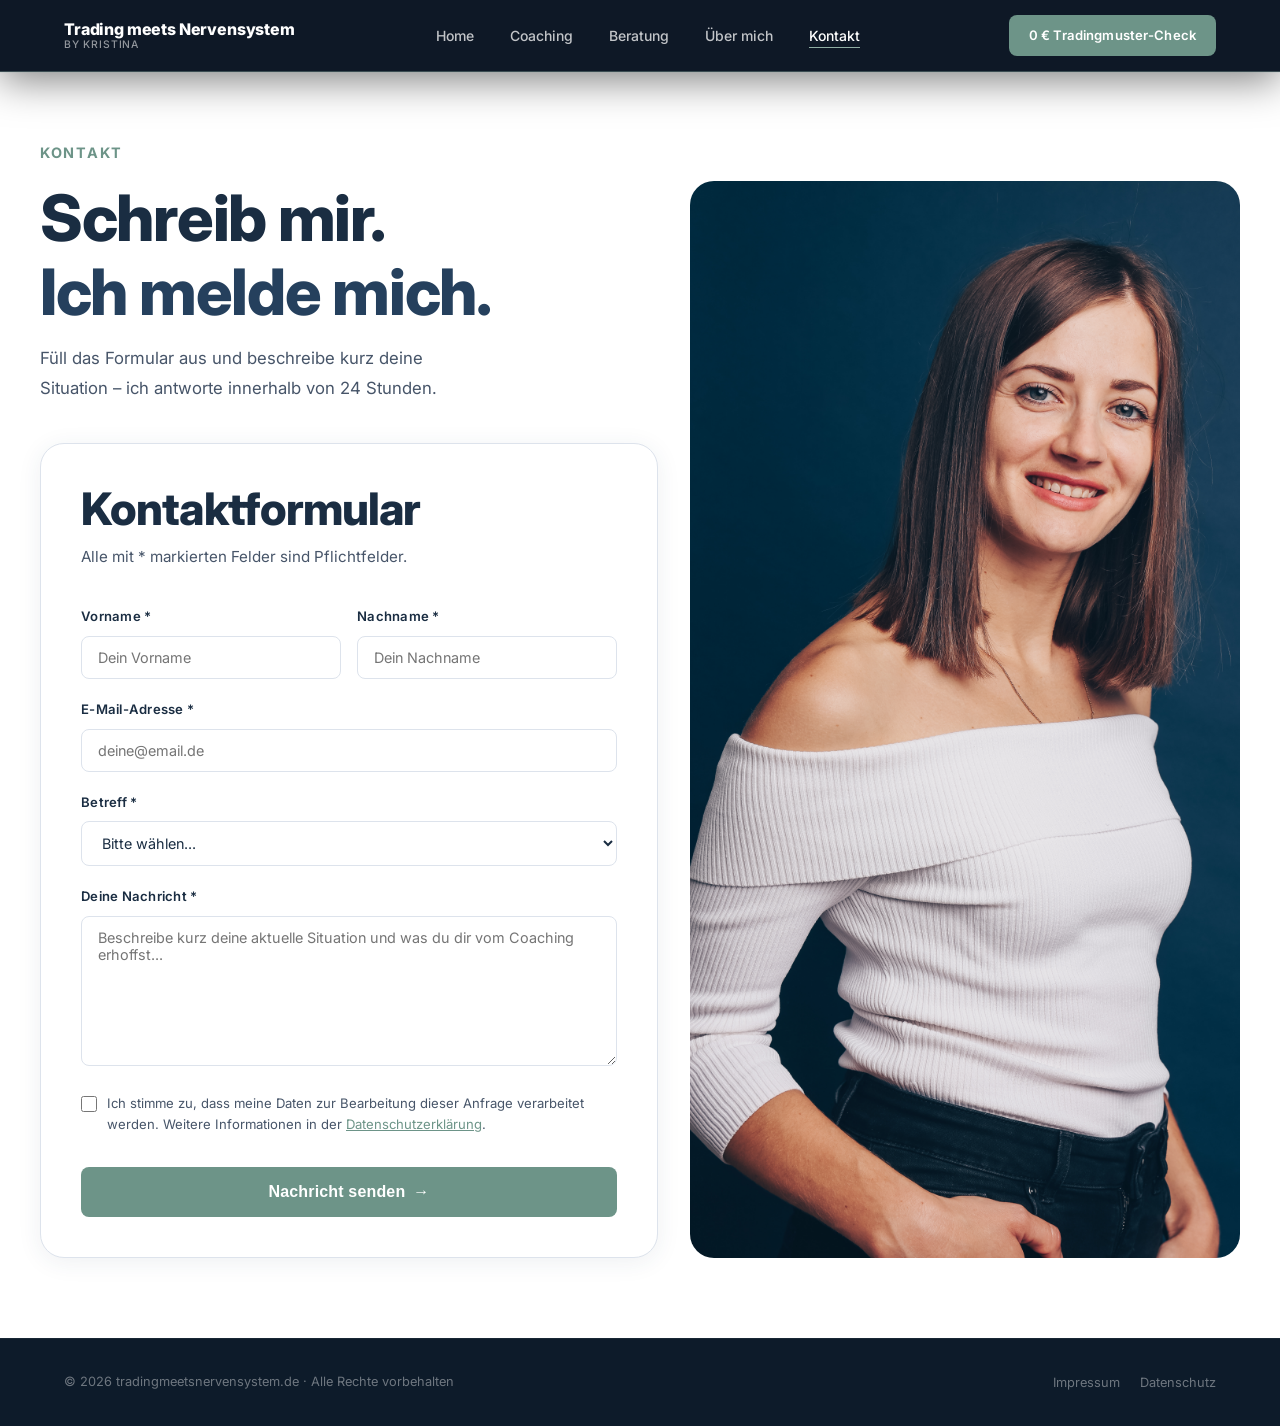
<file: contact.html>
﻿<!DOCTYPE html>
<html lang="de">
<head>
  <meta charset="UTF-8">
  <link rel="icon" type="image/svg+xml" href="favicon.svg">
  <meta name="viewport" content="width=device-width, initial-scale=1.0">
  <title>Kontakt | Trading meets Nervensystem</title>
  <meta name="description" content="Kontaktiere Kristina für ein Strategiegespräch oder Anfragen rund um Coaching und Beratung.">
  <link rel="preconnect" href="https://fonts.googleapis.com">
  <link rel="preconnect" href="https://fonts.gstatic.com" crossorigin>
  <link href="https://fonts.googleapis.com/css2?family=Inter:wght@300;400;500;600;700;800;900&display=swap" rel="stylesheet">
  <link rel="stylesheet" href="style.css">
  <style>
    /* ===== KONTAKT SEITE ===== */
    .contact-section {
      background: var(--white);
      padding: 140px 0 80px;
    }
    .contact-section .label {
      color: var(--teal);
      margin-bottom: 16px;
    }

    /* Container auf dieser Seite: breiter und weniger Seitenabstand */
    .contact-section .container {
      max-width: 1440px;
      padding-left: 40px;
      padding-right: 40px;
    }

    /* Grid: linke Spalte flexibel, Bild feste Breite */
    .contact-grid {
      display: grid;
      grid-template-columns: 1fr 550px;
      gap: 32px;
      align-items: stretch;
    }

    /* Linke Spalte */
    .contact-form-col {
      display: flex;
      flex-direction: column;
    }
    .contact-form-col h1 { color: var(--navy-dark); margin-bottom: 16px; }
    .contact-form-col h1 .accent { color: #25405d; }
    .contact-desc {
      color: var(--gray-600);
      max-width: 440px;
      font-size: 1.05rem;
      margin-bottom: 40px;
    }

    /* Rechte Spalte: Bild – genau so hoch wie linke Spalte */
    .contact-img-col {
      position: relative;
      border-radius: var(--radius-lg);
      overflow: hidden;
    }
    .contact-img-col img {
      position: absolute;
      top: 0;
      left: 0;
      width: 100%;
      height: 100%;
      object-fit: cover;
      object-position: top center;
      display: block;
    }

    /* Formular-Karte */
    .form-card {
      background: var(--white);
      border: 1px solid var(--gray-200);
      border-radius: var(--radius-lg);
      padding: 40px;
      box-shadow: 0 4px 24px rgba(37,64,93,0.08);
    }
    .form-card h2 { margin-bottom: 8px; }
    .form-card > p { color: var(--gray-600); font-size: 0.95rem; margin-bottom: 36px; }

    .form-success {
      display: none;
      text-align: center;
      padding: 64px 24px;
    }
    .form-success .success-icon { font-size: 3.5rem; margin-bottom: 20px; }
    .form-success h3 { color: var(--teal); margin-bottom: 12px; }
    .form-success p { color: var(--gray-600); margin-bottom: 32px; }

    /* Mobil */
    @media (max-width: 900px) {
      .contact-grid { grid-template-columns: 1fr; }
      .contact-img-col { display: none; }
      .contact-section { padding: 100px 0 60px; }
      .contact-section .container { padding-left: 20px; padding-right: 20px; max-width: 100%; }
      .form-card { padding: 28px 20px; }
      .contact-form-col h1 { font-size: 2.2rem; }
    }
    @media (max-width: 600px) {
      .contact-section { padding: calc(var(--nav-h, 64px) + 32px) 0 48px; }
      .contact-form-col h1 { font-size: clamp(1.8rem, 7vw, 2.4rem); }
      .form-row { grid-template-columns: 1fr !important; }
      .form-card { padding: 24px 16px; }
    }
  </style>

  <!-- Open Graph / Social Sharing -->
  <meta property="og:type"        content="website">
  <meta property="og:site_name"   content="Trading meets Nervensystem by Kristina">
  <meta property="og:title"       content="Kontakt | Trading meets Nervensystem">
  <meta property="og:description" content="Kontaktiere Kristina für ein Strategiegespräch oder Anfragen rund um Coaching und Beratung.">
  <meta property="og:image"       content="https://tradingmeetsnervensystem.de/Foto_Startseite_oben.jpg">
  <meta property="og:url"         content="https://tradingmeetsnervensystem.de/contact.html">
  <meta name="twitter:card"        content="summary_large_image">
  <meta name="twitter:title"       content="Kontakt | Trading meets Nervensystem">
  <meta name="twitter:description" content="Kontaktiere Kristina für ein Strategiegespräch oder Anfragen rund um Coaching und Beratung.">
  <meta name="twitter:image"       content="https://tradingmeetsnervensystem.de/Foto_Startseite_oben.jpg"></head>
<body class="subpage">

<!-- ===== NAVIGATION ===== -->
<nav class="nav scrolled" id="nav">
  <div class="nav-inner">
    <a href="index.html" class="nav-logo">
      <span class="logo-main">Trading meets Nervensystem</span>
      <span class="logo-sub">by Kristina</span>
    </a>
    <ul class="nav-links">
      <li><a href="index.html">Home</a></li>
      <li><a href="coaching.html">Coaching</a></li>
      <li><a href="beratung.html">Beratung</a></li>
      <li><a href="about.html">Über mich</a></li>
      <li><a href="contact.html" class="active">Kontakt</a></li>
    </ul>
    <a href="mustercheck.html" class="btn btn-teal btn-sm nav-cta">0 € Tradingmuster-Check</a>
    <button class="nav-hamburger" id="hamburger" aria-label="Menü öffnen"><span></span><span></span><span></span></button>
  </div>
</nav>
<div class="nav-mobile" id="nav-mobile">
  <a href="index.html">Home</a>
  <a href="coaching.html">Coaching</a>
  <a href="beratung.html">Beratung</a>
  <a href="about.html">Über mich</a>
  <a href="contact.html">Kontakt</a>
  <a href="mustercheck.html" class="btn btn-teal" style="margin-top:8px;justify-content:center;">0 € Tradingmuster-Check <span class="arrow">→</span></a>
</div>

<!-- ===== KONTAKT ===== -->
<section class="contact-section">
  <div class="container">

    <!-- Label über dem Grid → Bild startet erst bei der Headline -->
    <p class="label">Kontakt</p>

    <div class="contact-grid">

      <!-- LINKS: Headline + Beschreibung + Formular -->
      <div class="contact-form-col">
        <h1>Schreib mir.<br><span class="accent">Ich melde mich.</span></h1>
        <p class="contact-desc">Füll das Formular aus und beschreibe kurz deine Situation – ich antworte innerhalb von 24 Stunden.</p>

        <div class="form-card fade-up">
          <h2>Kontaktformular</h2>
          <p>Alle mit * markierten Felder sind Pflichtfelder.</p>

          <form id="contact-form" onsubmit="submitForm(event)">
            <div class="form-row">
              <div class="form-group">
                <label class="form-label" for="vorname">Vorname *</label>
                <input class="form-input" type="text" id="vorname" name="vorname" placeholder="Dein Vorname" required>
              </div>
              <div class="form-group">
                <label class="form-label" for="nachname">Nachname *</label>
                <input class="form-input" type="text" id="nachname" name="nachname" placeholder="Dein Nachname" required>
              </div>
            </div>

            <div class="form-group">
              <label class="form-label" for="email">E-Mail-Adresse *</label>
              <input class="form-input" type="email" id="email" name="email" placeholder="deine@email.de" required>
            </div>

            <div class="form-group">
              <label class="form-label" for="betreff">Betreff *</label>
              <select class="form-select" id="betreff" name="betreff" required>
                <option value="">Bitte wählen...</option>
                <option>Anfrage 1:1 Coaching</option>
                <option>Anfrage 1:1 Beratung</option>
                <option>Anfrage Gruppenworkshop</option>
                <option>Sonstiges</option>
              </select>
            </div>

            <div class="form-group">
              <label class="form-label" for="nachricht">Deine Nachricht *</label>
              <textarea class="form-textarea" id="nachricht" name="nachricht" style="min-height:150px;" placeholder="Beschreibe kurz deine aktuelle Situation und was du dir vom Coaching erhoffst..." required></textarea>
            </div>

            <div class="form-group" style="margin-bottom:32px;">
              <label style="display:flex;align-items:flex-start;gap:10px;cursor:pointer;">
                <input type="checkbox" required style="margin-top:3px;accent-color:var(--teal);width:16px;height:16px;flex-shrink:0;">
                <span style="font-size:0.82rem;color:var(--gray-600);line-height:1.6;">
                  Ich stimme zu, dass meine Daten zur Bearbeitung dieser Anfrage verarbeitet werden. Weitere Informationen in der
                  <a href="datenschutz.html" style="color:var(--teal);text-decoration:underline;">Datenschutzerklärung</a>.
                </span>
              </label>
            </div>

            <button type="submit" class="btn btn-teal btn-lg" style="width:100%;justify-content:center;">
              Nachricht senden <span class="arrow">→</span>
            </button>
          </form>

          <div class="form-success" id="form-success">
            <div class="success-icon">✅</div>
            <h3>Nachricht eingegangen!</h3>
            <p>Vielen Dank für deine Anfrage. Ich melde mich so schnell wie möglich bei dir.</p>
            <a href="index.html" class="btn btn-teal">Zurück zur Startseite <span class="arrow">→</span></a>
          </div>
        </div>
      </div>

      <!-- RECHTS: Bild – beginnt bei "Schreib mir.", endet beim Button -->
      <div class="contact-img-col">
        <img src="Foto_Startseite_oben.jpg" alt="Kristina – Coaching">
      </div>

    </div>
  </div>
</section>

<footer class="footer" style="padding:32px 0;">
  <div class="container">
    <div style="display:flex;align-items:center;justify-content:space-between;flex-wrap:wrap;gap:16px;">
      <p style="font-size:0.8rem;color:rgba(255,255,255,0.4);margin:0;">© 2026 tradingmeetsnervensystem.de · Alle Rechte vorbehalten</p>
      <div style="display:flex;gap:20px;">
        <a href="impressum.html" style="font-size:0.8rem;color:rgba(255,255,255,0.4);transition:color 0.2s;" onmouseover="this.style.color='rgba(255,255,255,0.8)'" onmouseout="this.style.color='rgba(255,255,255,0.4)'">Impressum</a>
        <a href="datenschutz.html" style="font-size:0.8rem;color:rgba(255,255,255,0.4);transition:color 0.2s;" onmouseover="this.style.color='rgba(255,255,255,0.8)'" onmouseout="this.style.color='rgba(255,255,255,0.4)'">Datenschutz</a>
      </div>
    </div>
  </div>
</footer>

<script src="main.js"></script>
</body>
</html>
</file>
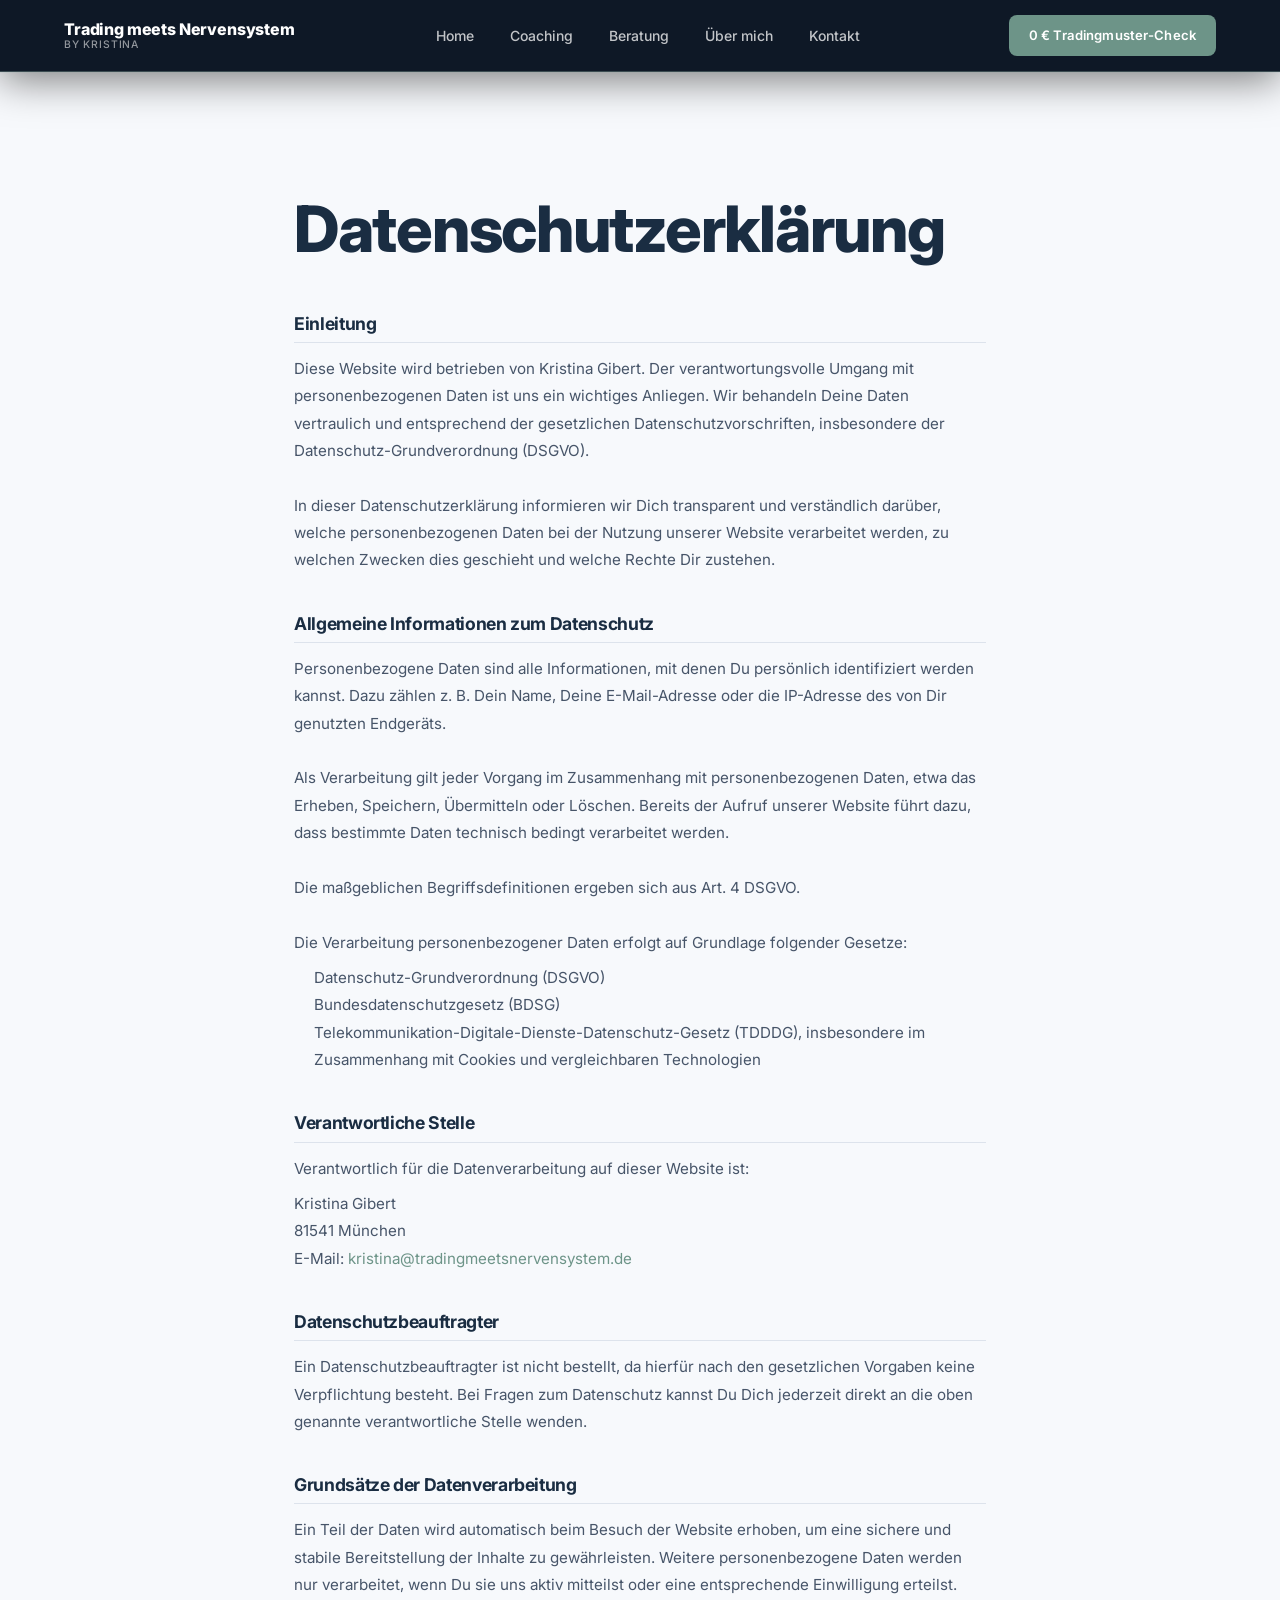
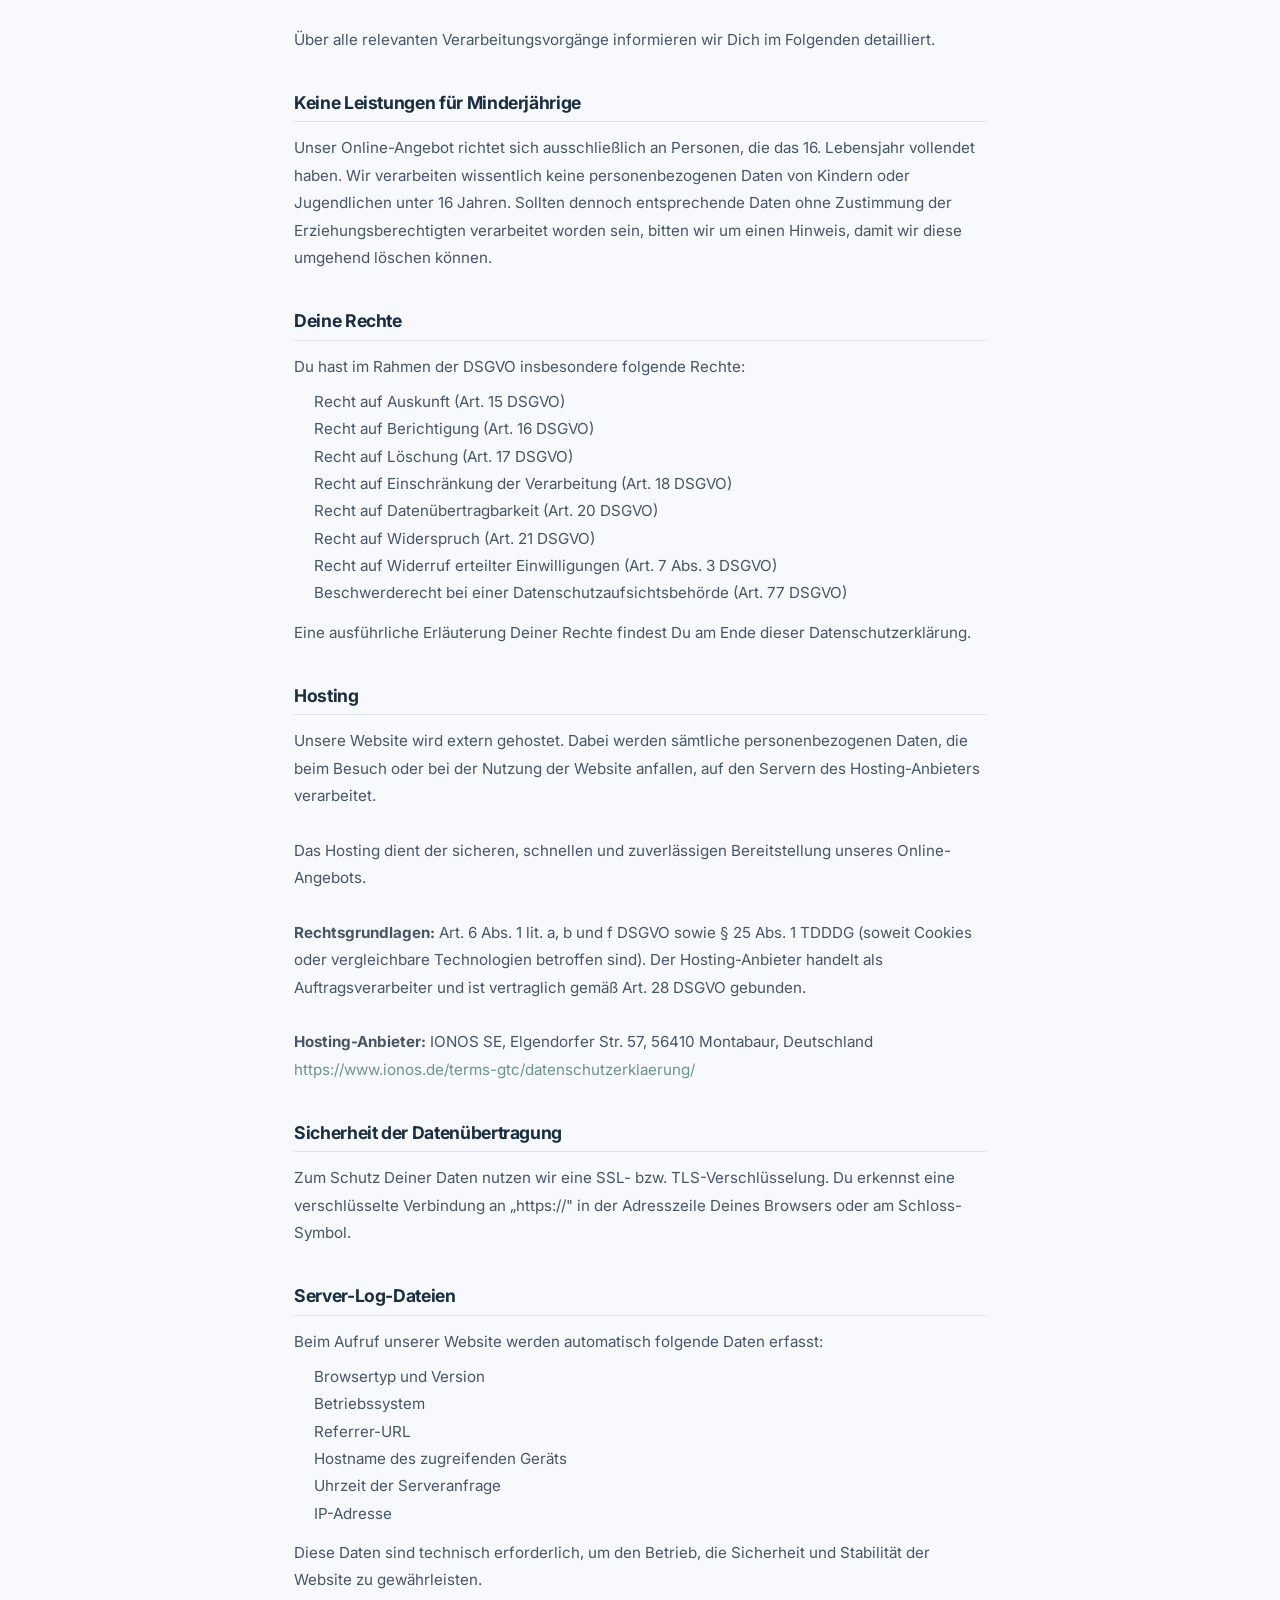
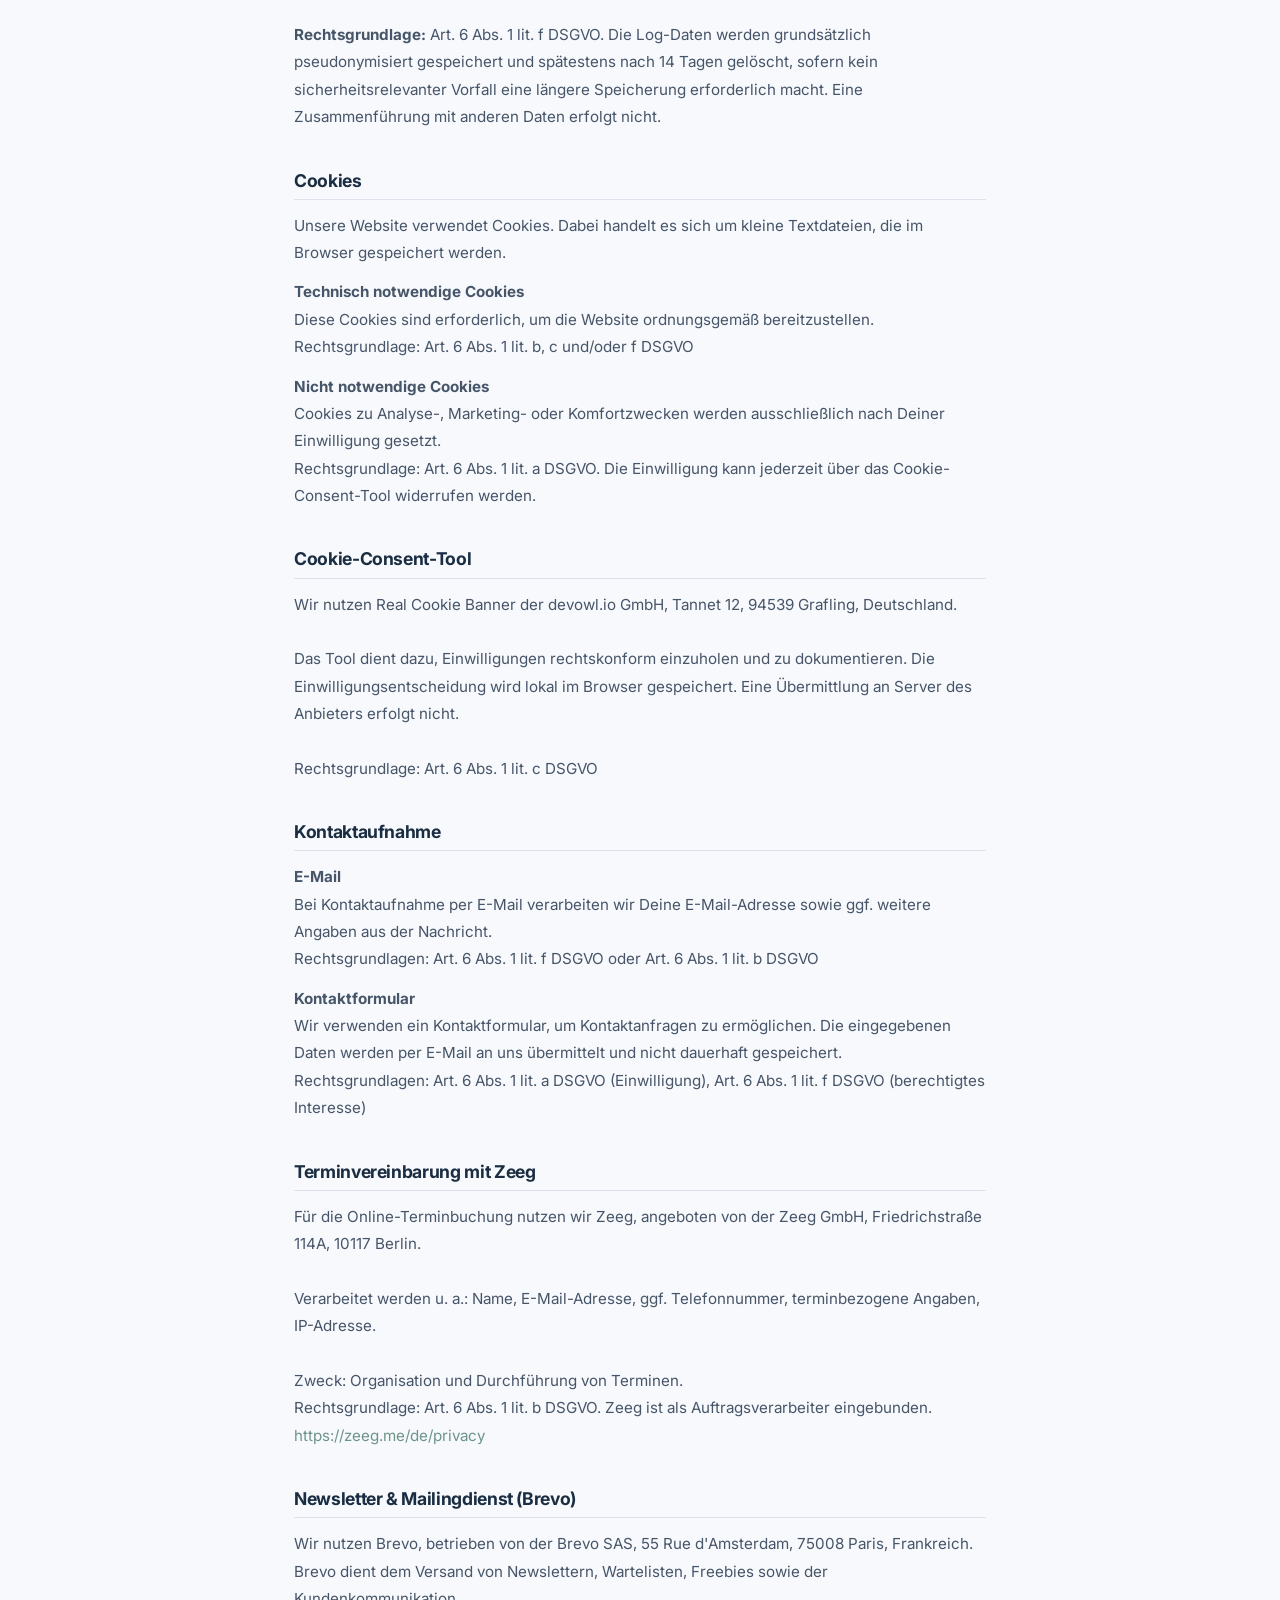
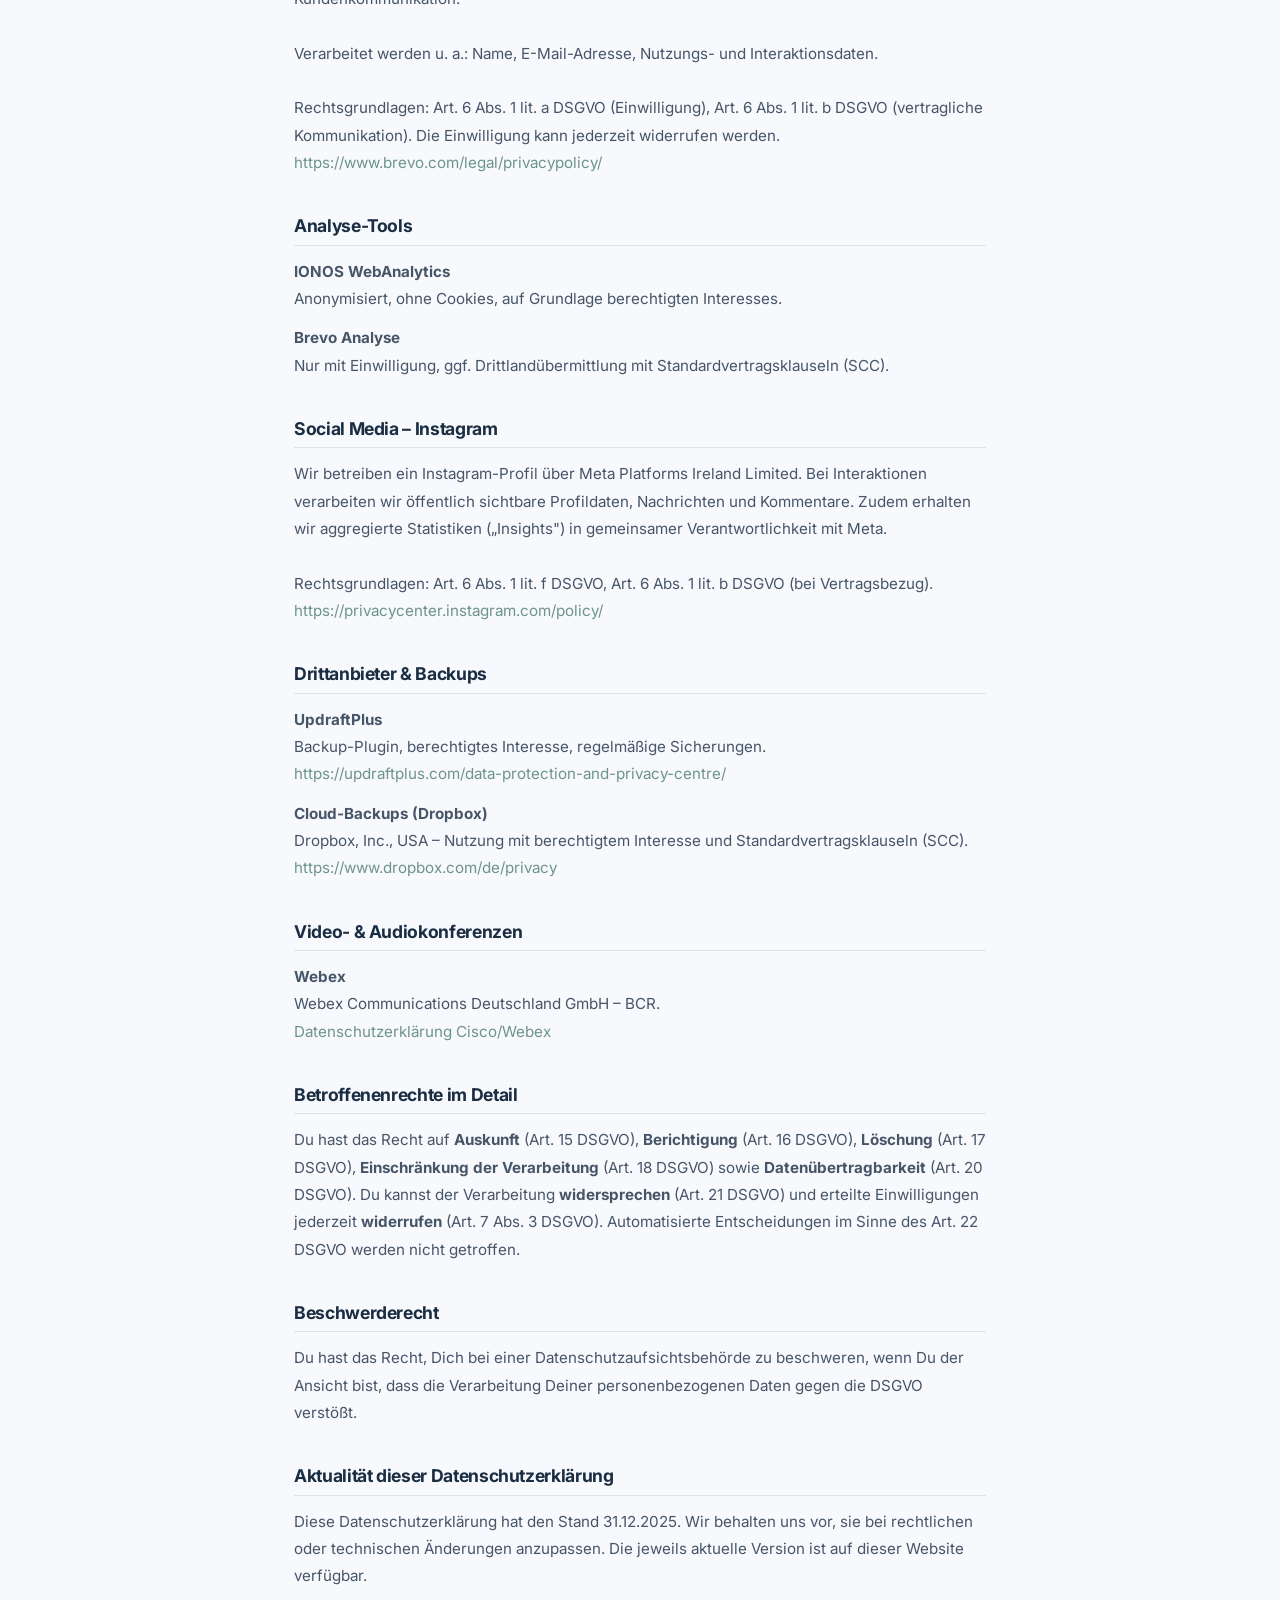
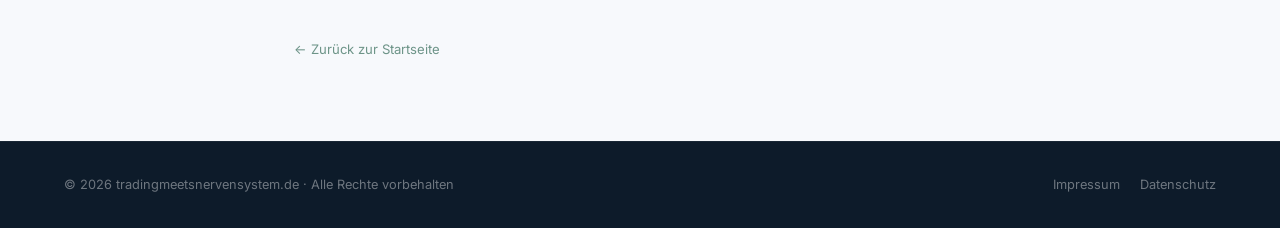
<file: datenschutz.html>
﻿<!DOCTYPE html>
<html lang="de">
<head>
  <meta charset="UTF-8">
  <link rel="icon" type="image/svg+xml" href="favicon.svg">
  <meta name="viewport" content="width=device-width, initial-scale=1.0">
  <title>Datenschutz | Trading meets Nervensystem</title>
  <meta name="description" content="Datenschutzerklärung von Trading meets Nervensystem by Kristina – Informationen zur Verarbeitung deiner Daten.">
  <link rel="preconnect" href="https://fonts.googleapis.com">
  <link rel="preconnect" href="https://fonts.gstatic.com" crossorigin>
  <link href="https://fonts.googleapis.com/css2?family=Inter:wght@300;400;500;600;700;800;900&display=swap" rel="stylesheet">
  <link rel="stylesheet" href="style.css">
  <style>
    .legal-content {
      max-width: 740px;
      margin: 0 auto;
      padding: calc(var(--nav-h, 72px) + 48px) 24px 80px;
    }
    @media(max-width:600px) {
      .legal-content { padding: calc(var(--nav-h, 64px) + 32px) 20px 60px; }
      .legal-content h1 { font-size: clamp(1.2rem, 4.5vw, 1.6rem); margin-bottom: 32px; word-break: break-word; overflow-wrap: break-word; }
    }
    .legal-content h1 { margin-bottom: 48px; }
    .legal-section { margin-bottom: 40px; }
    .legal-section h2 {
      font-size: 1.1rem;
      font-weight: 700;
      color: var(--navy-dark);
      margin-bottom: 12px;
      padding-bottom: 8px;
      border-bottom: 1px solid var(--gray-200);
    }
    .legal-section p,
    .legal-section address {
      font-size: 0.95rem;
      color: var(--gray-600);
      line-height: 1.8;
      font-style: normal;
    }
    .placeholder-note {
      background: #fff9e6;
      border: 1px solid #f0d060;
      border-radius: var(--radius-sm);
      padding: 12px 16px;
      font-size: 0.82rem;
      color: #856404;
      margin-bottom: 8px;
    }
  </style>

  <!-- Open Graph / Social Sharing -->
  <meta property="og:type"        content="website">
  <meta property="og:site_name"   content="Trading meets Nervensystem by Kristina">
  <meta property="og:title"       content="Datenschutz | Trading meets Nervensystem">
  <meta property="og:description" content="Datenschutzerklärung von Trading meets Nervensystem by Kristina – Informationen zur Verarbeitung deiner Daten.">
  <meta property="og:image"       content="https://tradingmeetsnervensystem.de/Foto_Startseite_oben.jpg">
  <meta property="og:url"         content="https://tradingmeetsnervensystem.de/datenschutz.html">
  <meta name="twitter:card"        content="summary_large_image">
  <meta name="twitter:title"       content="Datenschutz | Trading meets Nervensystem">
  <meta name="twitter:description" content="Datenschutzerklärung von Trading meets Nervensystem by Kristina – Informationen zur Verarbeitung deiner Daten.">
  <meta name="twitter:image"       content="https://tradingmeetsnervensystem.de/Foto_Startseite_oben.jpg"></head>
<body class="subpage">

<nav class="nav scrolled" id="nav">
  <div class="nav-inner">
    <a href="index.html" class="nav-logo">
      <span class="logo-main">Trading meets Nervensystem</span>
      <span class="logo-sub">by Kristina</span>
    </a>
    <ul class="nav-links">
      <li><a href="index.html">Home</a></li>
      <li><a href="coaching.html">Coaching</a></li>
      <li><a href="beratung.html">Beratung</a></li>
      <li><a href="about.html">Über mich</a></li>
      <li><a href="contact.html">Kontakt</a></li>
    </ul>
    <a href="mustercheck.html" class="btn btn-teal btn-sm nav-cta">0 € Tradingmuster-Check</a>
    <button class="nav-hamburger" id="hamburger" aria-label="Menü öffnen"><span></span><span></span><span></span></button>
  </div>
</nav>
<div class="nav-mobile" id="nav-mobile">
  <a href="index.html">Home</a>
  <a href="coaching.html">Coaching</a>
  <a href="beratung.html">Beratung</a>
  <a href="about.html">Über mich</a>
  <a href="contact.html">Kontakt</a>
  <a href="mustercheck.html" class="btn btn-teal" style="margin-top:8px;justify-content:center;">0 € Tradingmuster-Check <span class="arrow">→</span></a>
</div>

<div style="padding-top: var(--nav-h); background: var(--gray-50); min-height: 100vh;">
  <div class="legal-content">

    <h1>Datenschutzerklärung</h1>

    <div class="legal-section">
      <h2>Einleitung</h2>
      <p>
        Diese Website wird betrieben von Kristina Gibert. Der verantwortungsvolle Umgang mit personenbezogenen Daten ist uns ein wichtiges Anliegen. Wir behandeln Deine Daten vertraulich und entsprechend der gesetzlichen Datenschutzvorschriften, insbesondere der Datenschutz-Grundverordnung (DSGVO).<br><br>
        In dieser Datenschutzerklärung informieren wir Dich transparent und verständlich darüber, welche personenbezogenen Daten bei der Nutzung unserer Website verarbeitet werden, zu welchen Zwecken dies geschieht und welche Rechte Dir zustehen.
      </p>
    </div>

    <div class="legal-section">
      <h2>Allgemeine Informationen zum Datenschutz</h2>
      <p>
        Personenbezogene Daten sind alle Informationen, mit denen Du persönlich identifiziert werden kannst. Dazu zählen z. B. Dein Name, Deine E-Mail-Adresse oder die IP-Adresse des von Dir genutzten Endgeräts.<br><br>
        Als Verarbeitung gilt jeder Vorgang im Zusammenhang mit personenbezogenen Daten, etwa das Erheben, Speichern, Übermitteln oder Löschen. Bereits der Aufruf unserer Website führt dazu, dass bestimmte Daten technisch bedingt verarbeitet werden.<br><br>
        Die maßgeblichen Begriffsdefinitionen ergeben sich aus Art. 4 DSGVO.<br><br>
        Die Verarbeitung personenbezogener Daten erfolgt auf Grundlage folgender Gesetze:
      </p>
      <ul style="font-size:0.95rem;color:var(--gray-600);line-height:1.8;padding-left:20px;margin-top:8px;">
        <li>Datenschutz-Grundverordnung (DSGVO)</li>
        <li>Bundesdatenschutzgesetz (BDSG)</li>
        <li>Telekommunikation-Digitale-Dienste-Datenschutz-Gesetz (TDDDG), insbesondere im Zusammenhang mit Cookies und vergleichbaren Technologien</li>
      </ul>
    </div>

    <div class="legal-section">
      <h2>Verantwortliche Stelle</h2>
      <p>Verantwortlich für die Datenverarbeitung auf dieser Website ist:</p>
      <address style="margin-top:8px;">
        Kristina Gibert<br>
        81541 München<br>
        E-Mail: <a href="mailto:kristina@tradingmeetsnervensystem.de" style="color:var(--teal);">kristina@tradingmeetsnervensystem.de</a>
      </address>
    </div>

    <div class="legal-section">
      <h2>Datenschutzbeauftragter</h2>
      <p>
        Ein Datenschutzbeauftragter ist nicht bestellt, da hierfür nach den gesetzlichen Vorgaben keine Verpflichtung besteht. Bei Fragen zum Datenschutz kannst Du Dich jederzeit direkt an die oben genannte verantwortliche Stelle wenden.
      </p>
    </div>

    <div class="legal-section">
      <h2>Grundsätze der Datenverarbeitung</h2>
      <p>
        Ein Teil der Daten wird automatisch beim Besuch der Website erhoben, um eine sichere und stabile Bereitstellung der Inhalte zu gewährleisten. Weitere personenbezogene Daten werden nur verarbeitet, wenn Du sie uns aktiv mitteilst oder eine entsprechende Einwilligung erteilst.<br><br>
        Über alle relevanten Verarbeitungsvorgänge informieren wir Dich im Folgenden detailliert.
      </p>
    </div>

    <div class="legal-section">
      <h2>Keine Leistungen für Minderjährige</h2>
      <p>
        Unser Online-Angebot richtet sich ausschließlich an Personen, die das 16. Lebensjahr vollendet haben. Wir verarbeiten wissentlich keine personenbezogenen Daten von Kindern oder Jugendlichen unter 16 Jahren. Sollten dennoch entsprechende Daten ohne Zustimmung der Erziehungsberechtigten verarbeitet worden sein, bitten wir um einen Hinweis, damit wir diese umgehend löschen können.
      </p>
    </div>

    <div class="legal-section">
      <h2>Deine Rechte</h2>
      <p>Du hast im Rahmen der DSGVO insbesondere folgende Rechte:</p>
      <ul style="font-size:0.95rem;color:var(--gray-600);line-height:1.8;padding-left:20px;margin-top:8px;">
        <li>Recht auf Auskunft (Art. 15 DSGVO)</li>
        <li>Recht auf Berichtigung (Art. 16 DSGVO)</li>
        <li>Recht auf Löschung (Art. 17 DSGVO)</li>
        <li>Recht auf Einschränkung der Verarbeitung (Art. 18 DSGVO)</li>
        <li>Recht auf Datenübertragbarkeit (Art. 20 DSGVO)</li>
        <li>Recht auf Widerspruch (Art. 21 DSGVO)</li>
        <li>Recht auf Widerruf erteilter Einwilligungen (Art. 7 Abs. 3 DSGVO)</li>
        <li>Beschwerderecht bei einer Datenschutzaufsichtsbehörde (Art. 77 DSGVO)</li>
      </ul>
      <p style="margin-top:12px;">Eine ausführliche Erläuterung Deiner Rechte findest Du am Ende dieser Datenschutzerklärung.</p>
    </div>

    <div class="legal-section">
      <h2>Hosting</h2>
      <p>
        Unsere Website wird extern gehostet. Dabei werden sämtliche personenbezogenen Daten, die beim Besuch oder bei der Nutzung der Website anfallen, auf den Servern des Hosting-Anbieters verarbeitet.<br><br>
        Das Hosting dient der sicheren, schnellen und zuverlässigen Bereitstellung unseres Online-Angebots.<br><br>
        <strong>Rechtsgrundlagen:</strong> Art. 6 Abs. 1 lit. a, b und f DSGVO sowie § 25 Abs. 1 TDDDG (soweit Cookies oder vergleichbare Technologien betroffen sind). Der Hosting-Anbieter handelt als Auftragsverarbeiter und ist vertraglich gemäß Art. 28 DSGVO gebunden.<br><br>
        <strong>Hosting-Anbieter:</strong> IONOS SE, Elgendorfer Str. 57, 56410 Montabaur, Deutschland<br>
        <a href="https://www.ionos.de/terms-gtc/datenschutzerklaerung/" target="_blank" rel="noopener" style="color:var(--teal);">https://www.ionos.de/terms-gtc/datenschutzerklaerung/</a>
      </p>
    </div>

    <div class="legal-section">
      <h2>Sicherheit der Datenübertragung</h2>
      <p>
        Zum Schutz Deiner Daten nutzen wir eine SSL- bzw. TLS-Verschlüsselung. Du erkennst eine verschlüsselte Verbindung an „https://" in der Adresszeile Deines Browsers oder am Schloss-Symbol.
      </p>
    </div>

    <div class="legal-section">
      <h2>Server-Log-Dateien</h2>
      <p>Beim Aufruf unserer Website werden automatisch folgende Daten erfasst:</p>
      <ul style="font-size:0.95rem;color:var(--gray-600);line-height:1.8;padding-left:20px;margin-top:8px;">
        <li>Browsertyp und Version</li>
        <li>Betriebssystem</li>
        <li>Referrer-URL</li>
        <li>Hostname des zugreifenden Geräts</li>
        <li>Uhrzeit der Serveranfrage</li>
        <li>IP-Adresse</li>
      </ul>
      <p style="margin-top:12px;">
        Diese Daten sind technisch erforderlich, um den Betrieb, die Sicherheit und Stabilität der Website zu gewährleisten.<br><br>
        <strong>Rechtsgrundlage:</strong> Art. 6 Abs. 1 lit. f DSGVO. Die Log-Daten werden grundsätzlich pseudonymisiert gespeichert und spätestens nach 14 Tagen gelöscht, sofern kein sicherheitsrelevanter Vorfall eine längere Speicherung erforderlich macht. Eine Zusammenführung mit anderen Daten erfolgt nicht.
      </p>
    </div>

    <div class="legal-section">
      <h2>Cookies</h2>
      <p>Unsere Website verwendet Cookies. Dabei handelt es sich um kleine Textdateien, die im Browser gespeichert werden.</p>
      <p style="margin-top:12px;"><strong>Technisch notwendige Cookies</strong><br>
        Diese Cookies sind erforderlich, um die Website ordnungsgemäß bereitzustellen.<br>
        Rechtsgrundlage: Art. 6 Abs. 1 lit. b, c und/oder f DSGVO
      </p>
      <p style="margin-top:12px;"><strong>Nicht notwendige Cookies</strong><br>
        Cookies zu Analyse-, Marketing- oder Komfortzwecken werden ausschließlich nach Deiner Einwilligung gesetzt.<br>
        Rechtsgrundlage: Art. 6 Abs. 1 lit. a DSGVO. Die Einwilligung kann jederzeit über das Cookie-Consent-Tool widerrufen werden.
      </p>
    </div>

    <div class="legal-section">
      <h2>Cookie-Consent-Tool</h2>
      <p>
        Wir nutzen Real Cookie Banner der devowl.io GmbH, Tannet 12, 94539 Grafling, Deutschland.<br><br>
        Das Tool dient dazu, Einwilligungen rechtskonform einzuholen und zu dokumentieren. Die Einwilligungsentscheidung wird lokal im Browser gespeichert. Eine Übermittlung an Server des Anbieters erfolgt nicht.<br><br>
        Rechtsgrundlage: Art. 6 Abs. 1 lit. c DSGVO
      </p>
    </div>

    <div class="legal-section">
      <h2>Kontaktaufnahme</h2>
      <p>
        <strong>E-Mail</strong><br>
        Bei Kontaktaufnahme per E-Mail verarbeiten wir Deine E-Mail-Adresse sowie ggf. weitere Angaben aus der Nachricht.<br>
        Rechtsgrundlagen: Art. 6 Abs. 1 lit. f DSGVO oder Art. 6 Abs. 1 lit. b DSGVO
      </p>
      <p style="margin-top:12px;">
        <strong>Kontaktformular</strong><br>
        Wir verwenden ein Kontaktformular, um Kontaktanfragen zu ermöglichen. Die eingegebenen Daten werden per E-Mail an uns übermittelt und nicht dauerhaft gespeichert.<br>
        Rechtsgrundlagen: Art. 6 Abs. 1 lit. a DSGVO (Einwilligung), Art. 6 Abs. 1 lit. f DSGVO (berechtigtes Interesse)
      </p>
    </div>

    <div class="legal-section">
      <h2>Terminvereinbarung mit Zeeg</h2>
      <p>
        Für die Online-Terminbuchung nutzen wir Zeeg, angeboten von der Zeeg GmbH, Friedrichstraße 114A, 10117 Berlin.<br><br>
        Verarbeitet werden u. a.: Name, E-Mail-Adresse, ggf. Telefonnummer, terminbezogene Angaben, IP-Adresse.<br><br>
        Zweck: Organisation und Durchführung von Terminen.<br>
        Rechtsgrundlage: Art. 6 Abs. 1 lit. b DSGVO. Zeeg ist als Auftragsverarbeiter eingebunden.<br>
        <a href="https://zeeg.me/de/privacy" target="_blank" rel="noopener" style="color:var(--teal);">https://zeeg.me/de/privacy</a>
      </p>
    </div>

    <div class="legal-section">
      <h2>Newsletter &amp; Mailingdienst (Brevo)</h2>
      <p>
        Wir nutzen Brevo, betrieben von der Brevo SAS, 55 Rue d'Amsterdam, 75008 Paris, Frankreich. Brevo dient dem Versand von Newslettern, Wartelisten, Freebies sowie der Kundenkommunikation.<br><br>
        Verarbeitet werden u. a.: Name, E-Mail-Adresse, Nutzungs- und Interaktionsdaten.<br><br>
        Rechtsgrundlagen: Art. 6 Abs. 1 lit. a DSGVO (Einwilligung), Art. 6 Abs. 1 lit. b DSGVO (vertragliche Kommunikation). Die Einwilligung kann jederzeit widerrufen werden.<br>
        <a href="https://www.brevo.com/legal/privacypolicy/" target="_blank" rel="noopener" style="color:var(--teal);">https://www.brevo.com/legal/privacypolicy/</a>
      </p>
    </div>

    <div class="legal-section">
      <h2>Analyse-Tools</h2>
      <p>
        <strong>IONOS WebAnalytics</strong><br>
        Anonymisiert, ohne Cookies, auf Grundlage berechtigten Interesses.
      </p>
      <p style="margin-top:12px;">
        <strong>Brevo Analyse</strong><br>
        Nur mit Einwilligung, ggf. Drittlandübermittlung mit Standardvertragsklauseln (SCC).
      </p>
    </div>

    <div class="legal-section">
      <h2>Social Media – Instagram</h2>
      <p>
        Wir betreiben ein Instagram-Profil über Meta Platforms Ireland Limited. Bei Interaktionen verarbeiten wir öffentlich sichtbare Profildaten, Nachrichten und Kommentare. Zudem erhalten wir aggregierte Statistiken („Insights") in gemeinsamer Verantwortlichkeit mit Meta.<br><br>
        Rechtsgrundlagen: Art. 6 Abs. 1 lit. f DSGVO, Art. 6 Abs. 1 lit. b DSGVO (bei Vertragsbezug).<br>
        <a href="https://privacycenter.instagram.com/policy/" target="_blank" rel="noopener" style="color:var(--teal);">https://privacycenter.instagram.com/policy/</a>
      </p>
    </div>

    <div class="legal-section">
      <h2>Drittanbieter &amp; Backups</h2>
      <p>
        <strong>UpdraftPlus</strong><br>
        Backup-Plugin, berechtigtes Interesse, regelmäßige Sicherungen.<br>
        <a href="https://updraftplus.com/data-protection-and-privacy-centre/" target="_blank" rel="noopener" style="color:var(--teal);">https://updraftplus.com/data-protection-and-privacy-centre/</a>
      </p>
      <p style="margin-top:12px;">
        <strong>Cloud-Backups (Dropbox)</strong><br>
        Dropbox, Inc., USA – Nutzung mit berechtigtem Interesse und Standardvertragsklauseln (SCC).<br>
        <a href="https://www.dropbox.com/de/privacy" target="_blank" rel="noopener" style="color:var(--teal);">https://www.dropbox.com/de/privacy</a>
      </p>
    </div>

    <div class="legal-section">
      <h2>Video- &amp; Audiokonferenzen</h2>
      <p>
      <p style="margin-top:12px;">
        <strong>Webex</strong><br>
        Webex Communications Deutschland GmbH – BCR.<br>
        <a href="https://www.cisco.com/c/de_de/about/trust-center/data-protection-and-privacy-policy.html" target="_blank" rel="noopener" style="color:var(--teal);">Datenschutzerklärung Cisco/Webex</a>
      </p>
    </div>

    <div class="legal-section">
      <h2>Betroffenenrechte im Detail</h2>
      <p>
        Du hast das Recht auf <strong>Auskunft</strong> (Art. 15 DSGVO), <strong>Berichtigung</strong> (Art. 16 DSGVO), <strong>Löschung</strong> (Art. 17 DSGVO), <strong>Einschränkung der Verarbeitung</strong> (Art. 18 DSGVO) sowie <strong>Datenübertragbarkeit</strong> (Art. 20 DSGVO). Du kannst der Verarbeitung <strong>widersprechen</strong> (Art. 21 DSGVO) und erteilte Einwilligungen jederzeit <strong>widerrufen</strong> (Art. 7 Abs. 3 DSGVO). Automatisierte Entscheidungen im Sinne des Art. 22 DSGVO werden nicht getroffen.
      </p>
    </div>

    <div class="legal-section">
      <h2>Beschwerderecht</h2>
      <p>
        Du hast das Recht, Dich bei einer Datenschutzaufsichtsbehörde zu beschweren, wenn Du der Ansicht bist, dass die Verarbeitung Deiner personenbezogenen Daten gegen die DSGVO verstößt.
      </p>
    </div>

    <div class="legal-section">
      <h2>Aktualität dieser Datenschutzerklärung</h2>
      <p>
        Diese Datenschutzerklärung hat den Stand 31.12.2025. Wir behalten uns vor, sie bei rechtlichen oder technischen Änderungen anzupassen. Die jeweils aktuelle Version ist auf dieser Website verfügbar.
      </p>
    </div>

    <p style="margin-top:48px;font-size:0.82rem;color:var(--gray-400);">
      <a href="index.html" style="color:var(--teal);">← Zurück zur Startseite</a>
    </p>

  </div>
</div>

<footer class="footer" style="padding:32px 0;">
  <div class="container">
    <div style="display:flex;align-items:center;justify-content:space-between;flex-wrap:wrap;gap:16px;">
      <p style="font-size:0.8rem;color:rgba(255,255,255,0.4);margin:0;">© 2026 tradingmeetsnervensystem.de · Alle Rechte vorbehalten</p>
      <div style="display:flex;gap:20px;">
        <a href="impressum.html" style="font-size:0.8rem;color:rgba(255,255,255,0.4);transition:color 0.2s;" onmouseover="this.style.color='rgba(255,255,255,0.8)'" onmouseout="this.style.color='rgba(255,255,255,0.4)'">Impressum</a>
        <a href="datenschutz.html" style="font-size:0.8rem;color:rgba(255,255,255,0.4);transition:color 0.2s;" onmouseover="this.style.color='rgba(255,255,255,0.8)'" onmouseout="this.style.color='rgba(255,255,255,0.4)'">Datenschutz</a>
      </div>
    </div>
  </div>
</footer>

<script src="main.js"></script>
</body>
</html>
</file>
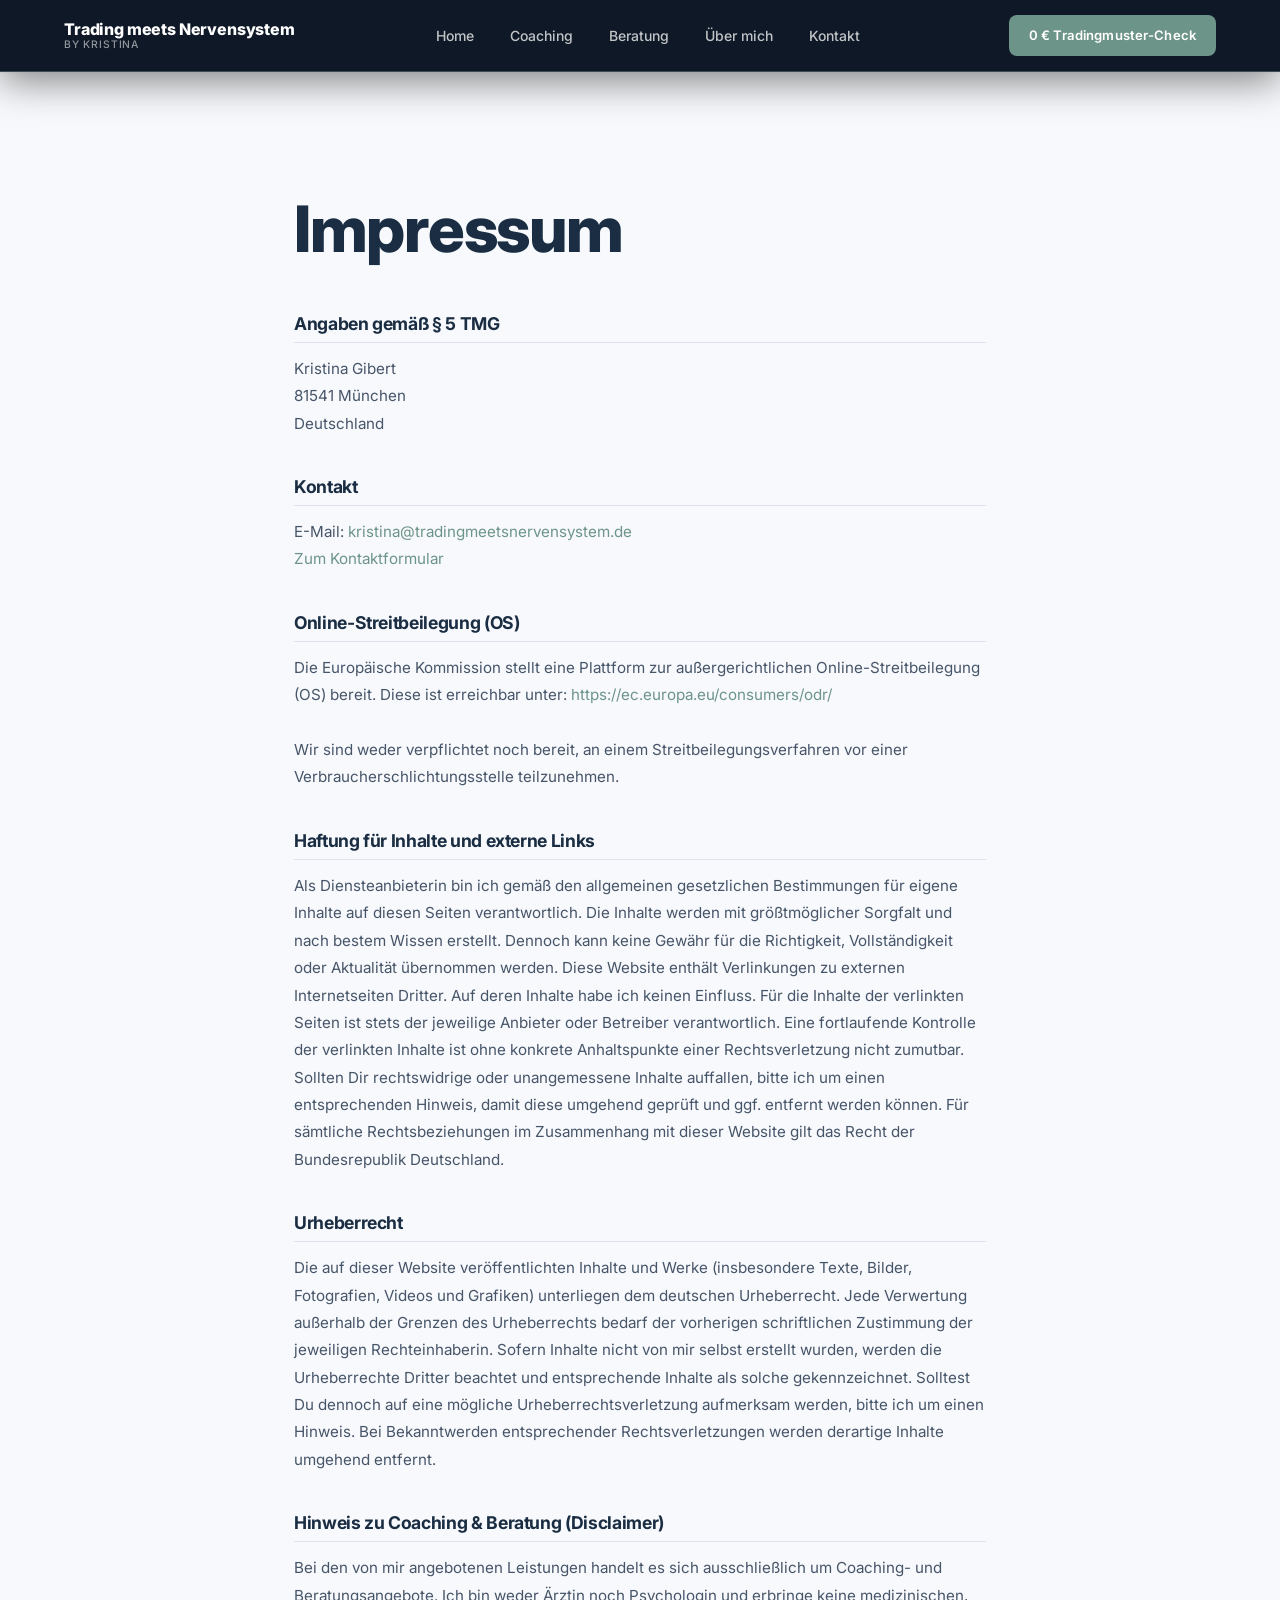
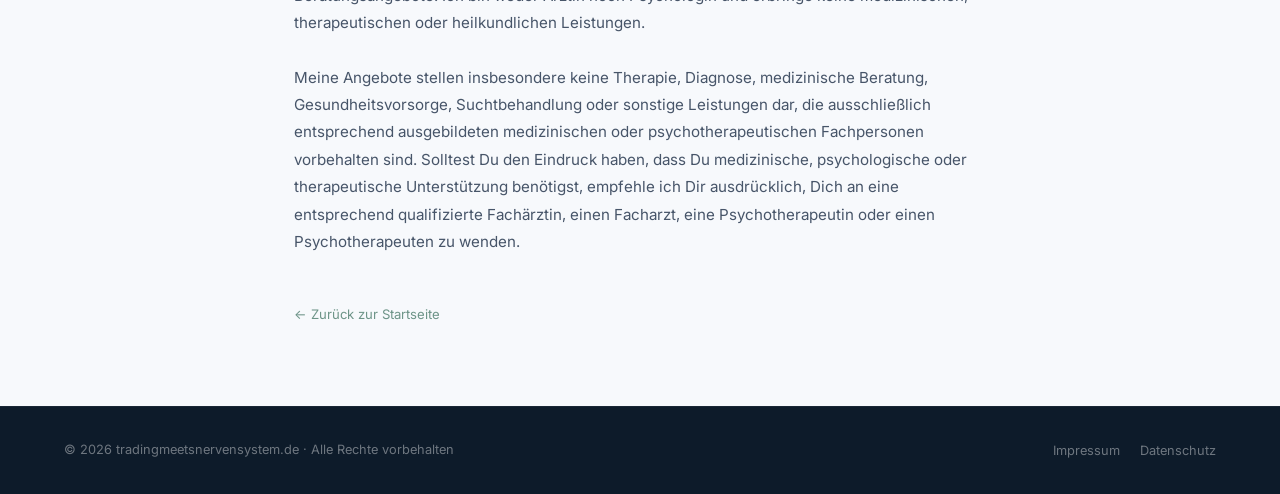
<file: impressum.html>
﻿<!DOCTYPE html>
<html lang="de">
<head>
  <meta charset="UTF-8">
  <link rel="icon" type="image/svg+xml" href="favicon.svg">
  <meta name="viewport" content="width=device-width, initial-scale=1.0">
  <title>Impressum | Trading meets Nervensystem</title>
  <link rel="preconnect" href="https://fonts.googleapis.com">
  <link rel="preconnect" href="https://fonts.gstatic.com" crossorigin>
  <link href="https://fonts.googleapis.com/css2?family=Inter:wght@300;400;500;600;700;800;900&display=swap" rel="stylesheet">
  <link rel="stylesheet" href="style.css">
  <style>
    .legal-content {
      max-width: 740px;
      margin: 0 auto;
      padding: calc(var(--nav-h, 72px) + 48px) 24px 80px;
    }
    @media(max-width:600px) {
      .legal-content { padding: calc(var(--nav-h, 64px) + 32px) 20px 60px; }
      .legal-content h1 { font-size: clamp(1.6rem, 6vw, 2rem); margin-bottom: 32px; }
    }
    .legal-content h1 { margin-bottom: 48px; }
    .legal-section { margin-bottom: 40px; }
    .legal-section h2 {
      font-size: 1.1rem;
      font-weight: 700;
      color: var(--navy-dark);
      margin-bottom: 12px;
      padding-bottom: 8px;
      border-bottom: 1px solid var(--gray-200);
    }
    .legal-section p,
    .legal-section address {
      font-size: 0.95rem;
      color: var(--gray-600);
      line-height: 1.8;
      font-style: normal;
    }
    .placeholder-note {
      background: #fff9e6;
      border: 1px solid #f0d060;
      border-radius: var(--radius-sm);
      padding: 12px 16px;
      font-size: 0.82rem;
      color: #856404;
      margin-bottom: 8px;
    }
  </style>

  <!-- Open Graph / Social Sharing -->
  <meta property="og:type"        content="website">
  <meta property="og:site_name"   content="Trading meets Nervensystem by Kristina">
  <meta property="og:title"       content="Impressum | Trading meets Nervensystem">
  <meta property="og:description" content="Impressum von Trading meets Nervensystem by Kristina – Angaben gemäß § 5 TMG.">
  <meta property="og:image"       content="https://tradingmeetsnervensystem.de/Foto_Startseite_oben.jpg">
  <meta property="og:url"         content="https://tradingmeetsnervensystem.de/impressum.html">
  <meta name="twitter:card"        content="summary_large_image">
  <meta name="twitter:title"       content="Impressum | Trading meets Nervensystem">
  <meta name="twitter:description" content="Impressum von Trading meets Nervensystem by Kristina – Angaben gemäß § 5 TMG.">
  <meta name="twitter:image"       content="https://tradingmeetsnervensystem.de/Foto_Startseite_oben.jpg"></head>
<body class="subpage">

<!-- ===== NAVIGATION ===== -->
<nav class="nav scrolled" id="nav">
  <div class="nav-inner">
    <a href="index.html" class="nav-logo">
      <span class="logo-main">Trading meets Nervensystem</span>
      <span class="logo-sub">by Kristina</span>
    </a>
    <ul class="nav-links">
      <li><a href="index.html">Home</a></li>
      <li><a href="coaching.html">Coaching</a></li>
      <li><a href="beratung.html">Beratung</a></li>
      <li><a href="about.html">Über mich</a></li>
      <li><a href="contact.html">Kontakt</a></li>
    </ul>
    <a href="mustercheck.html" class="btn btn-teal btn-sm nav-cta">0 € Tradingmuster-Check</a>
    <button class="nav-hamburger" id="hamburger" aria-label="Menü öffnen"><span></span><span></span><span></span></button>
  </div>
</nav>
<div class="nav-mobile" id="nav-mobile">
  <a href="index.html">Home</a>
  <a href="coaching.html">Coaching</a>
  <a href="beratung.html">Beratung</a>
  <a href="about.html">Über mich</a>
  <a href="contact.html">Kontakt</a>
  <a href="mustercheck.html" class="btn btn-teal" style="margin-top:8px;justify-content:center;">0 € Tradingmuster-Check <span class="arrow">→</span></a>
</div>

<!-- ===== CONTENT ===== -->
<div style="padding-top: var(--nav-h); background: var(--gray-50); min-height: 100vh;">
  <div class="legal-content">

    <h1>Impressum</h1>

    <div class="legal-section">
      <h2>Angaben gemäß § 5 TMG</h2>
      <address>
        Kristina Gibert<br>
        81541 München<br>
        Deutschland
      </address>
    </div>

    <div class="legal-section">
      <h2>Kontakt</h2>
      <p>
        E-Mail: <a href="mailto:kristina@tradingmeetsnervensystem.de" style="color:var(--teal);">kristina@tradingmeetsnervensystem.de</a><br>
        <a href="contact.html" style="color:var(--teal);">Zum Kontaktformular</a>
      </p>
    </div>

    <div class="legal-section">
      <h2>Online-Streitbeilegung (OS)</h2>
      <p>
        Die Europäische Kommission stellt eine Plattform zur außergerichtlichen Online-Streitbeilegung (OS) bereit.
        Diese ist erreichbar unter: <a href="https://ec.europa.eu/consumers/odr/" target="_blank" rel="noopener" style="color:var(--teal);">https://ec.europa.eu/consumers/odr/</a><br><br>
        Wir sind weder verpflichtet noch bereit, an einem Streitbeilegungsverfahren vor einer Verbraucherschlichtungsstelle teilzunehmen.
      </p>
    </div>

    <div class="legal-section">
      <h2>Haftung für Inhalte und externe Links</h2>
      <p>
        Als Diensteanbieterin bin ich gemäß den allgemeinen gesetzlichen Bestimmungen für eigene Inhalte auf diesen Seiten verantwortlich. Die Inhalte werden mit größtmöglicher Sorgfalt und nach bestem Wissen erstellt. Dennoch kann keine Gewähr für die Richtigkeit, Vollständigkeit oder Aktualität übernommen werden. Diese Website enthält Verlinkungen zu externen Internetseiten Dritter. Auf deren Inhalte habe ich keinen Einfluss. Für die Inhalte der verlinkten Seiten ist stets der jeweilige Anbieter oder Betreiber verantwortlich. Eine fortlaufende Kontrolle der verlinkten Inhalte ist ohne konkrete Anhaltspunkte einer Rechtsverletzung nicht zumutbar. Sollten Dir rechtswidrige oder unangemessene Inhalte auffallen, bitte ich um einen entsprechenden Hinweis, damit diese umgehend geprüft und ggf. entfernt werden können. Für sämtliche Rechtsbeziehungen im Zusammenhang mit dieser Website gilt das Recht der Bundesrepublik Deutschland.
      </p>
    </div>

    <div class="legal-section">
      <h2>Urheberrecht</h2>
      <p>
        Die auf dieser Website veröffentlichten Inhalte und Werke (insbesondere Texte, Bilder, Fotografien, Videos und Grafiken) unterliegen dem deutschen Urheberrecht. Jede Verwertung außerhalb der Grenzen des Urheberrechts bedarf der vorherigen schriftlichen Zustimmung der jeweiligen Rechteinhaberin. Sofern Inhalte nicht von mir selbst erstellt wurden, werden die Urheberrechte Dritter beachtet und entsprechende Inhalte als solche gekennzeichnet. Solltest Du dennoch auf eine mögliche Urheberrechtsverletzung aufmerksam werden, bitte ich um einen Hinweis. Bei Bekanntwerden entsprechender Rechtsverletzungen werden derartige Inhalte umgehend entfernt.
      </p>
    </div>

    <div class="legal-section">
      <h2>Hinweis zu Coaching &amp; Beratung (Disclaimer)</h2>
      <p>
        Bei den von mir angebotenen Leistungen handelt es sich ausschließlich um Coaching- und Beratungsangebote.
        Ich bin weder Ärztin noch Psychologin und erbringe keine medizinischen, therapeutischen oder heilkundlichen Leistungen.<br><br>
        Meine Angebote stellen insbesondere keine Therapie, Diagnose, medizinische Beratung, Gesundheitsvorsorge, Suchtbehandlung oder sonstige Leistungen dar, die ausschließlich entsprechend ausgebildeten medizinischen oder psychotherapeutischen Fachpersonen vorbehalten sind. Solltest Du den Eindruck haben, dass Du medizinische, psychologische oder therapeutische Unterstützung benötigst, empfehle ich Dir ausdrücklich, Dich an eine entsprechend qualifizierte Fachärztin, einen Facharzt, eine Psychotherapeutin oder einen Psychotherapeuten zu wenden.
      </p>
    </div>

    <p style="margin-top:48px;font-size:0.82rem;color:var(--gray-400);">
      <a href="index.html" style="color:var(--teal);">← Zurück zur Startseite</a>
    </p>

  </div>
</div>

<footer class="footer" style="padding:32px 0;">
  <div class="container">
    <div style="display:flex;align-items:center;justify-content:space-between;flex-wrap:wrap;gap:16px;">
      <p style="font-size:0.8rem;color:rgba(255,255,255,0.4);margin:0;">© 2026 tradingmeetsnervensystem.de · Alle Rechte vorbehalten</p>
      <div style="display:flex;gap:20px;">
        <a href="impressum.html" style="font-size:0.8rem;color:rgba(255,255,255,0.4);transition:color 0.2s;" onmouseover="this.style.color='rgba(255,255,255,0.8)'" onmouseout="this.style.color='rgba(255,255,255,0.4)'">Impressum</a>
        <a href="datenschutz.html" style="font-size:0.8rem;color:rgba(255,255,255,0.4);transition:color 0.2s;" onmouseover="this.style.color='rgba(255,255,255,0.8)'" onmouseout="this.style.color='rgba(255,255,255,0.4)'">Datenschutz</a>
      </div>
    </div>
  </div>
</footer>

<script src="main.js"></script>
</body>
</html>
</file>
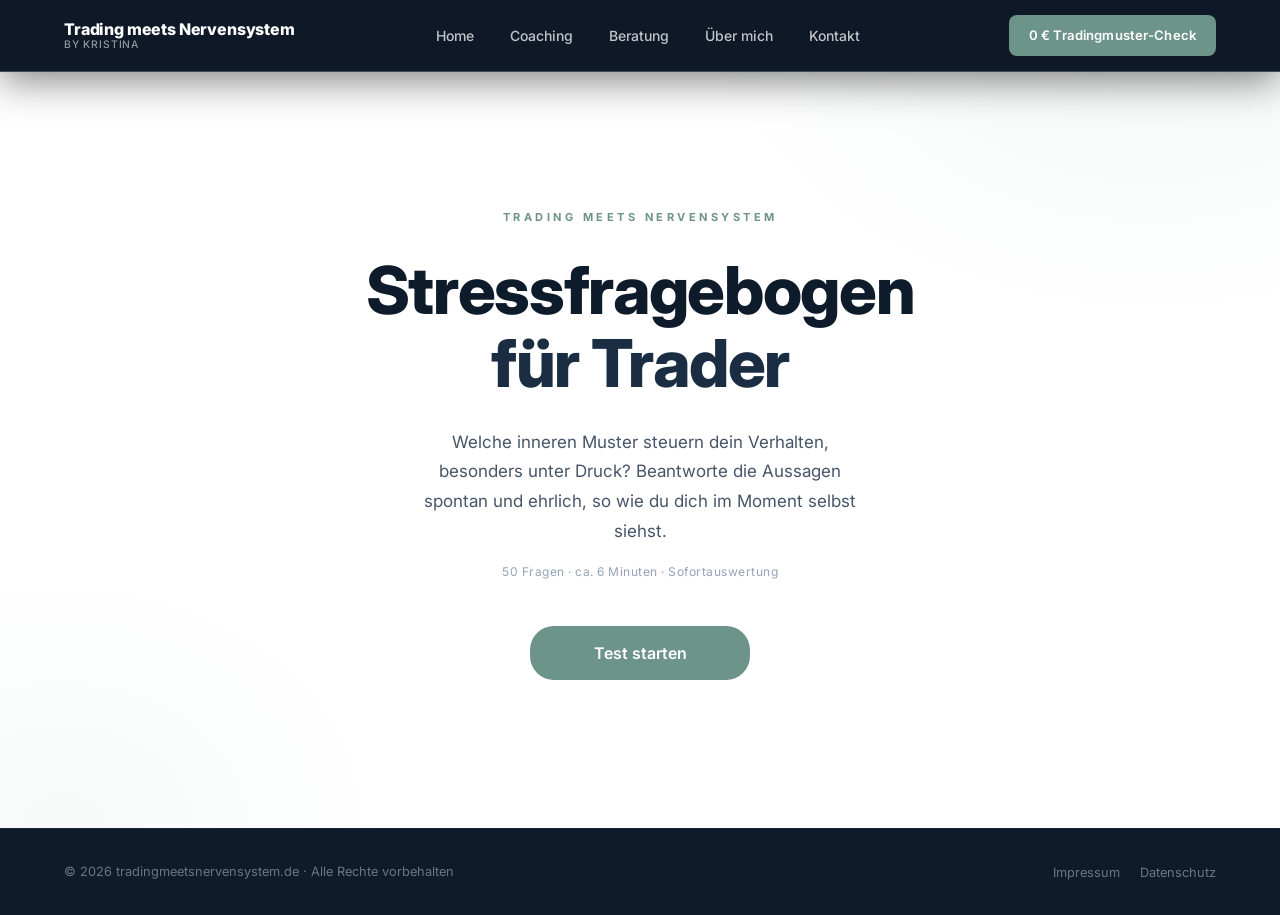
<file: mustercheck.html>
﻿<!DOCTYPE html>
<html lang="de">
<head>
  <meta charset="UTF-8">
  <link rel="icon" type="image/svg+xml" href="favicon.svg">
  <meta name="viewport" content="width=device-width, initial-scale=1.0">
  <title>0 € Tradingmuster-Check | Trading meets Nervensystem</title>
  <meta name="description" content="Finde heraus, welche inneren Muster dein Trading sabotieren – kostenloser Selbsttest mit Sofortauswertung.">
  <link rel="preconnect" href="https://fonts.googleapis.com">
  <link rel="preconnect" href="https://fonts.gstatic.com" crossorigin>
  <link href="https://fonts.googleapis.com/css2?family=Inter:wght@300;400;500;600;700;800;900&display=swap" rel="stylesheet">
  <link rel="stylesheet" href="style.css">
  <style>
    /* ===== MUSTERCHECK – Stressfragebogen ===== */
    .screen { display:none; min-height:calc(100vh - var(--nav-h, 72px)); }
    .screen.active { display:flex; flex-direction:column; }

    /* WELCOME */
    #welcome {
      background: var(--white);
      background-image:
        radial-gradient(ellipse 700px 500px at 90% 0%,  rgba(107,155,141,0.07) 0%, transparent 65%),
        radial-gradient(ellipse 500px 400px at 5% 100%, rgba(107,155,141,0.05) 0%, transparent 65%);
      align-items: center;
      justify-content: center;
      padding: calc(var(--nav-h, 72px) + 88px) 24px 100px;
      text-align: center;
      position: relative;
      overflow: hidden;
    }
    .wc { position:relative; z-index:1; max-width:560px; width:100%; margin:0 auto; }
    .brand-tag {
      font-size: 11px;
      font-weight: 700;
      letter-spacing: 3.5px;
      color: var(--teal);
      text-transform: uppercase;
      margin-bottom: 28px;
      display: block;
      font-family: 'Inter', sans-serif;
    }
    .w-title {
      font-size: clamp(40px, 7vw, 66px);
      font-weight: 800;
      line-height: 1.1;
      letter-spacing: -0.02em;
      color: var(--navy-deeper);
      margin-bottom: 0;
      font-family: 'Inter', sans-serif;
    }
    .w-title span { color: var(--navy-dark); display: block; }
    .w-sub {
      font-size: 17px;
      color: var(--gray-600);
      line-height: 1.75;
      margin: 28px auto 14px;
      max-width: 460px;
      font-family: 'Inter', sans-serif;
    }
    .w-meta {
      font-size: 12px;
      color: #94a3b8;
      margin-bottom: 44px;
      letter-spacing: 0.5px;
      font-family: 'Inter', sans-serif;
    }
    #welcome .btn-p {
      display: inline-flex;
      width: auto;
      min-width: 220px;
      padding: 17px 52px;
      font-size: 16px;
      border-radius: var(--radius-lg, 12px);
    }

    /* REG */
    #reg-screen { background:var(--gray-50); align-items:center; justify-content:center; padding:60px 24px; }
    .rc { max-width:460px; width:100%; }
    .reg-icon { width:64px; height:64px; background:var(--teal-pale, rgba(107,155,141,0.12)); border-radius:50%; display:flex; align-items:center; justify-content:center; margin:0 auto 24px; font-size:28px; }
    .reg-title { font-size:28px; font-weight:700; color:var(--navy-deeper); margin-bottom:12px; text-align:center; letter-spacing:-0.01em; }
    .reg-sub { font-size:14px; color:var(--gray-600); line-height:1.65; margin-bottom:28px; text-align:center; }
    .fw { margin-bottom:16px; }
    .fl { display:block; font-size:11px; font-weight:700; color:var(--navy-dark); letter-spacing:1.5px; text-transform:uppercase; margin-bottom:8px; }
    .fi { width:100%; padding:15px 18px; background:var(--white); border:1.5px solid var(--gray-200); border-radius:8px; color:var(--navy-dark); font-family:'Inter',sans-serif; font-size:15px; outline:none; transition:border-color 0.2s; box-sizing:border-box; }
    .fi::placeholder { color:#94a3b8; }
    .fi:focus { border-color:var(--teal); }
    .fi.errf { border-color:#dc2626; }
    .em { font-size:12px; color:#dc2626; margin-top:6px; display:none; }
    /* Newsletter opt-in card */
    .newsletter-wrap {
      display: block;
      cursor: pointer;
      border: 1.5px solid rgba(107,155,141,0.25);
      border-radius: 12px;
      background: rgba(107,155,141,0.07);
      margin-bottom: 20px;
      transition: border-color 0.2s, background 0.2s;
      user-select: none;
    }
    .newsletter-wrap:hover {
      border-color: rgba(107,155,141,0.5);
      background: rgba(107,155,141,0.12);
    }
    .newsletter-wrap:has(input:checked) {
      border-color: var(--teal-light);
      background: rgba(107,155,141,0.16);
    }
    .checkbox-row {
      display: flex;
      align-items: center;
      gap: 16px;
      padding: 18px 20px;
    }
    .checkbox-row input[type="checkbox"] {
      position: absolute;
      opacity: 0;
      pointer-events: none;
    }
    .custom-check {
      width: 22px;
      height: 22px;
      border: 2px solid rgba(107,155,141,0.45);
      border-radius: 6px;
      background: transparent;
      flex-shrink: 0;
      display: flex;
      align-items: center;
      justify-content: center;
      transition: background 0.18s, border-color 0.18s;
    }
    .checkbox-row input[type="checkbox"]:checked + .custom-check {
      background: var(--teal-light);
      border-color: var(--teal-light);
    }
    .custom-check svg {
      opacity: 0;
      transform: scale(0.5);
      transition: opacity 0.15s, transform 0.15s;
    }
    .checkbox-row input[type="checkbox"]:checked + .custom-check svg {
      opacity: 1;
      transform: scale(1);
    }
    .nl-badge {
      display: block;
      padding: 16px 20px 0;
      font-size: 13px;
      font-weight: 700;
      letter-spacing: 1.5px;
      text-transform: uppercase;
      color: var(--teal);
    }
    .checkbox-content { flex: 1; }
    .checkbox-content strong {
      display: block;
      font-size: 14px;
      font-weight: 600;
      color: var(--navy-dark);
      margin-bottom: 4px;
    }
    .checkbox-content span {
      font-size: 13px;
      color: var(--gray-600);
      line-height: 1.6;
    }
    .newsletter-wrap {
      border-color: var(--navy-dark);
      background: var(--navy-deeper);
    }
    .newsletter-wrap:hover {
      border-color: var(--teal);
      background: var(--navy-dark);
    }
    .newsletter-wrap:has(input:checked) {
      border-color: var(--teal-light);
      background: var(--navy-dark);
    }
    .newsletter-wrap .nl-badge { color: var(--teal-light); }
    .newsletter-wrap .checkbox-content strong { color: var(--white); }
    .newsletter-wrap .checkbox-content span { color: rgba(255,255,255,0.6); }
    .custom-check {
      border-color: rgba(107,155,141,0.5);
    }
    .priv-row { margin-top:14px; font-size:12px; color:var(--gray-600); line-height:1.65; }
    .priv-row a { color:var(--teal); text-decoration:underline; }

    /* SCALE INTRO */
    #scale-intro { background:var(--gray-50); align-items:center; justify-content:center; padding:60px 24px; }
    .si { max-width:500px; width:100%; }
    .si-title { font-size:26px; font-weight:700; color:var(--navy-deeper); margin-bottom:16px; text-align:center; letter-spacing:-0.01em; }
    .si-sub { font-size:14px; color:var(--gray-600); line-height:1.65; margin-bottom:28px; text-align:center; }
    .scale-preview { background:var(--white); border:1px solid var(--gray-200); border-radius:12px; padding:20px; margin-bottom:28px; }
    .sp-row { display:flex; justify-content:space-between; align-items:center; padding:10px 0; border-bottom:1px solid var(--gray-200); }
    .sp-row:last-child { border-bottom:none; }
    .sp-num { font-size:22px; font-weight:800; color:var(--navy-deeper); min-width:32px; }
    .sp-label { font-size:14px; color:var(--navy-dark); flex:1; padding:0 12px; }
    .sp-pts { font-size:12px; color:#94a3b8; }

    /* PRIMARY BUTTON */
    .btn-p { background:var(--teal); color:var(--white); border:none; padding:16px 36px; border-radius:var(--radius, 8px); font-family:'Inter',sans-serif; font-size:15px; font-weight:600; cursor:pointer; transition:all 0.2s; width:100%; display:flex; align-items:center; justify-content:center; }
    .btn-p:hover { background:var(--teal-light); transform:translateY(-2px); }

    /* QUIZ */
    #quiz-screen { background:var(--gray-50); }
    .qh { background:var(--navy-deeper); padding:28px 24px 22px; display:flex; align-items:center; justify-content:space-between; position:sticky; top:var(--nav-h, 72px); z-index:9; }
    .qbrand { font-size:12px; font-weight:600; color:var(--teal-light); letter-spacing:2px; text-transform:uppercase; }
    .qprog { font-size:14px; font-weight:600; color:var(--white); }
    .pb-wrap { background:var(--navy-deeper); padding:0 24px 36px; }
    .pb { height:3px; background:rgba(255,255,255,0.1); border-radius:2px; overflow:hidden; }
    .pbf { height:100%; background:var(--teal-light); border-radius:2px; transition:width 0.4s ease; }
    .qbody { padding:72px 40px 40px; max-width:720px; width:100%; margin:0 auto; flex:1; }
    .qnum { font-size:13px; color:var(--gray-500, #64748b); margin-bottom:16px; font-weight:500; }
    .qtext { font-size:clamp(17px,4vw,22px); font-weight:500; line-height:1.6; color:var(--navy-dark); margin-bottom:32px; min-height:4.5em; width:100%; }
    .scale-ends { display:flex; justify-content:space-between; margin-bottom:10px; padding:0 2px; }
    .se { font-size:11px; color:var(--gray-500, #64748b); line-height:1.3; }
    .sopts { display:flex; gap:8px; margin-bottom:10px; }
    .sbtn { flex:1; padding:14px 4px; border:2px solid var(--teal-light); background:var(--white); border-radius:10px; font-family:'Inter',sans-serif; font-size:20px; font-weight:700; color:var(--navy-dark); cursor:pointer; transition:all 0.15s; display:flex; align-items:center; justify-content:center; }
    .sbtn:hover { background:var(--teal-pale); border-color:var(--navy-dark); transform:scale(1.04); }
    .sbtn.sel { background:var(--navy-deeper); border-color:var(--navy-deeper); color:var(--white); transform:scale(1.07); }
    .swords { display:flex; justify-content:space-between; margin-bottom:32px; padding:0 2px; }
    .swords span { font-size:13px; color:var(--gray-500, #64748b); text-align:center; }
    .navb { display:flex; gap:12px; }
    .btn-back { background:transparent; border:1px solid var(--teal-light); color:var(--gray-600); padding:14px 20px; border-radius:8px; font-family:'Inter',sans-serif; font-size:14px; cursor:pointer; transition:all 0.2s; white-space:nowrap; }
    .btn-back:hover { border-color:var(--navy-dark); color:var(--navy-dark); }
    .btn-next { flex:1; background:var(--navy-deeper); color:var(--white); border:none; padding:14px 24px; border-radius:8px; font-family:'Inter',sans-serif; font-size:15px; font-weight:600; cursor:pointer; transition:all 0.2s; opacity:0.35; pointer-events:none; }
    .btn-next.on { opacity:1; pointer-events:all; }
    .btn-next.on:hover { background:var(--navy-dark); }

    /* RESULT */
    #result-screen { background:var(--gray-50); }
    .rh {
      background: var(--navy-deeper);
      background-image: radial-gradient(ellipse 600px 400px at 90% 0%, rgba(107,155,141,0.1) 0%, transparent 65%);
      padding: 56px 24px 48px;
      text-align: center;
      position: relative;
      overflow: hidden;
    }
    .rgreet { font-size:14px; font-weight:500; color:var(--teal-light); margin-bottom:8px; position:relative; }
    .rtitle { font-size:clamp(26px,6vw,38px); font-weight:800; color:var(--white); line-height:1.2; position:relative; margin-bottom:8px; }
    .rtitle span { color:var(--teal-light); }
    .rbody { padding:28px 40px; max-width:860px; width:100%; margin:0 auto; }
    .dom-box { background:var(--navy-deeper); border-radius:14px; padding:24px 22px; margin-bottom:16px; color:var(--white); }
    .dom-tag { font-size:11px; font-weight:600; color:var(--teal-light); letter-spacing:2px; text-transform:uppercase; margin-bottom:12px; display:block; }
    .dom-name { font-size:26px; font-weight:700; color:var(--white); margin-bottom:6px; line-height:1.3; }
    .dom-score { font-size:14px; color:rgba(255,255,255,0.6); }
    .dom-tie-note { font-size:13px; color:rgba(255,255,255,0.55); margin-top:8px; line-height:1.5; }
    /* Ergebnis-Karten */
    #d-cards { display:grid; gap:12px; }
    .dc { background:var(--white); border-radius:14px; padding:20px; box-shadow:0 2px 10px rgba(13,27,42,0.08); border-left:4px solid var(--navy-deeper); position:relative; }
    .dc-r1 { border-left:4px solid var(--teal); background:linear-gradient(135deg,rgba(74,136,120,0.06) 0%,var(--white) 60%); padding:24px; }
    .dc-r4, .dc-r5 { background:var(--gray-50); box-shadow:none; border-left-color:#cbd5e1; }
    .dc-rank { display:block; font-size:11px; font-weight:700; letter-spacing:1px; color:rgba(13,27,42,0.25); text-transform:uppercase; margin-bottom:8px; }
    .dc-r1 .dc-rank { color:var(--teal); }
    .dch { display:flex; justify-content:space-between; align-items:flex-start; margin-bottom:12px; gap:12px; }
    .dcn { font-size:17px; font-weight:600; color:var(--navy-dark); line-height:1.3; }
    .dc-r1 .dcn { font-size:20px; }
    .dcs { background:var(--navy-deeper); color:var(--white); padding:5px 12px; border-radius:20px; font-size:14px; font-weight:500; white-space:nowrap; flex-shrink:0; }
    .dc-r1 .dcs { background:var(--teal); }
    .dc-r4 .dcs, .dc-r5 .dcs { background:#94a3b8; font-size:13px; }
    .dbw { background:var(--gray-200, #e2e8f0); height:6px; border-radius:3px; overflow:hidden; margin-bottom:12px; }
    .db { height:100%; border-radius:3px; background:var(--teal); width:0%; transition:width 1.2s ease; }
    .dc-r4 .db, .dc-r5 .db { background:#94a3b8; }
    .dscale { display:flex; gap:6px; margin-bottom:10px; }
    .seg { flex:1; padding:6px; border-radius:6px; font-size:10px; text-align:center; line-height:1.3; border:1px solid transparent; }
    .seg.off { background:var(--gray-50); color:var(--gray-600); border-color:var(--gray-200, #e2e8f0); }
    .seg.s-low { background:#e8f4ec; color:#3a6a4a; border-color:#b8d8c0; font-weight:500; }
    .seg.s-mid { background:#f4ede0; color:#8a5a1a; border-color:#d8c090; font-weight:500; }
    .seg.s-high { background:#f4e0e0; color:#8a2a2a; border-color:#d89090; font-weight:500; }
    .dlv { font-size:13px; font-weight:600; margin-bottom:6px; }
    .dde { font-size:13px; color:var(--gray-600); line-height:1.55; }
    .dc-r4 .dde, .dc-r5 .dde { display:none; }
    .lv-low { color:#3a6a4a; } .lv-mid { color:#8a5a1a; } .lv-high { color:#8a2a2a; }
    .meaning { background:var(--navy-deeper); border-radius:14px; padding:26px 22px; margin-bottom:16px; color:var(--white); }
    .meaning h3 { font-size:19px; font-weight:700; color:var(--teal-light); margin-bottom:16px; }
    .mi { margin-bottom:18px; padding-bottom:18px; border-bottom:1px solid rgba(107,155,141,0.15); }
    .mi:last-child { margin-bottom:0; padding-bottom:0; border-bottom:none; }
    .mi h4 { font-size:12px; font-weight:600; color:var(--teal-light); margin-bottom:8px; text-transform:uppercase; letter-spacing:0.5px; }
    .mi p { font-size:15px; color:rgba(255,255,255,0.75); line-height:1.7; }
    .tip-box { background:var(--white); border-radius:14px; padding:24px 20px; margin-bottom:16px; border:1px solid var(--gray-200, #e2e8f0); border-left:4px solid var(--teal); }
    .tip-tag { font-size:11px; font-weight:600; color:var(--navy-dark); letter-spacing:2px; text-transform:uppercase; margin-bottom:12px; display:block; }
    .tip-title { font-size:18px; font-weight:700; color:var(--navy-dark); margin-bottom:10px; }
    .tip-text { font-size:15px; color:var(--gray-600); line-height:1.7; }
    .cta-box { background:var(--white); border-radius:14px; padding:28px 22px; margin-bottom:16px; text-align:center; border:2px solid var(--gray-200, #e2e8f0); }
    .cta-tag { display:inline-block; background:var(--teal-pale); color:var(--teal); font-size:11px; font-weight:600; letter-spacing:2px; text-transform:uppercase; padding:5px 14px; border-radius:20px; margin-bottom:16px; }
    .cta-title { font-size:22px; font-weight:700; color:var(--navy-dark); margin-bottom:10px; line-height:1.3; }
    .cta-desc { font-size:15px; color:var(--gray-600); line-height:1.65; margin-bottom:22px; }
    .cta-inc { background:var(--gray-50); border-radius:10px; padding:16px; margin-bottom:22px; text-align:left; }
    .cta-inc-t { font-size:11px; font-weight:600; color:var(--navy-dark); letter-spacing:1px; text-transform:uppercase; margin-bottom:10px; }
    .cta-inc-i { display:flex; align-items:flex-start; gap:10px; font-size:15px; color:var(--gray-600); margin-bottom:7px; line-height:1.5; }
    .cta-inc-i::before { content:'✓'; color:var(--teal); font-weight:700; flex-shrink:0; margin-top:1px; }
    .cta-btn { display:block; background:var(--teal); color:var(--white); padding:16px 32px; border-radius:8px; font-family:'Inter',sans-serif; font-size:15px; font-weight:600; text-decoration:none; transition:all 0.2s; }
    .cta-btn:hover { background:var(--teal-light); }
    .disclaimer { background:var(--gray-50); border-radius:10px; padding:16px; margin-bottom:16px; font-size:12px; color:var(--gray-600); line-height:1.6; text-align:center; border:1px solid var(--gray-200, #e2e8f0); }
    .rfooter { text-align:center; padding:0 24px 40px; font-size:12px; color:var(--gray-600); line-height:1.6; }

    /* LOADING */
    .loading { display:none; position:fixed; inset:0; background:var(--navy-deeper); z-index:200; align-items:center; justify-content:center; flex-direction:column; text-align:center; }
    .loading.on { display:flex; }
    .dots { display:flex; gap:8px; margin-bottom:24px; }
    .dot { width:10px; height:10px; border-radius:50%; background:var(--teal-light); animation:bounce 1.2s infinite; }
    .dot:nth-child(2) { animation-delay:0.2s; } .dot:nth-child(3) { animation-delay:0.4s; }
    @keyframes bounce { 0%,80%,100%{transform:scale(0.8);opacity:0.5;} 40%{transform:scale(1.2);opacity:1;} }
    .lt { font-size:20px; font-weight:600; color:var(--white); margin-bottom:8px; }
    .ls { font-size:13px; color:rgba(255,255,255,0.5); }
    .fade-in { animation:fi 0.35s ease; }
    @keyframes fi { from{opacity:0;transform:translateY(10px);} to{opacity:1;transform:translateY(0);} }

    @media(max-width:380px) { .sbtn{font-size:17px;padding:12px 2px;} .seg{font-size:9px;padding:4px 3px;} }
    @media(max-width:600px) {
      .qbody{padding:56px 20px 40px;}
      .rbody{padding:24px 16px;}
      .sopts{gap:6px;}
      /* Welcome */
      #welcome{padding:calc(var(--nav-h,72px) + 48px) 20px 60px;}
      .w-title{font-size:clamp(32px,9vw,48px);}
      .w-sub{font-size:15px;}
      /* Reg */
      .rc{padding:0 4px;}
      /* Result */
      .rh{padding:40px 20px 32px;}
      .rtitle{font-size:clamp(22px,6vw,30px);}
      .dc{padding:16px;}
      .dcn{font-size:15px;}
      .rbody{padding:20px 16px;}
      .tip-box,.cta-box,.meaning{padding:20px 16px;}
      /* Quiz */
      .qbrand{font-size:10px;}
      .qtext{font-size:clamp(15px,4vw,18px); min-height:auto;}
      .navb{flex-direction:column; gap:8px;}
      .btn-back{width:100%;}
    }
    @media(min-width:1024px) { .qbody{padding:80px 60px 60px;} .rbody{padding:40px 60px;} .qtext{font-size:22px;} #d-cards{display:grid;grid-template-columns:1fr 1fr;gap:12px;} .dc-r1-solo{grid-column:1 / -1;} }
  </style>

  <!-- Open Graph / Social Sharing -->
  <meta property="og:type"        content="website">
  <meta property="og:site_name"   content="Trading meets Nervensystem by Kristina">
  <meta property="og:title"       content="0 € Tradingmuster-Check | Trading meets Nervensystem">
  <meta property="og:description" content="Finde heraus, welche inneren Muster dein Trading sabotieren – kostenloser Selbsttest mit Sofortauswertung.">
  <meta property="og:image"       content="https://tradingmeetsnervensystem.de/Foto_Startseite_oben.jpg">
  <meta property="og:url"         content="https://tradingmeetsnervensystem.de/mustercheck.html">
  <meta name="twitter:card"        content="summary_large_image">
  <meta name="twitter:title"       content="0 € Tradingmuster-Check | Trading meets Nervensystem">
  <meta name="twitter:description" content="Finde heraus, welche inneren Muster dein Trading sabotieren – kostenloser Selbsttest mit Sofortauswertung.">
  <meta name="twitter:image"       content="https://tradingmeetsnervensystem.de/Foto_Startseite_oben.jpg"></head>
<body class="subpage">

<!-- NAV -->
<nav class="nav scrolled" id="nav">
  <div class="nav-inner">
    <a href="index.html" class="nav-logo">
      <span class="logo-main">Trading meets Nervensystem</span>
      <span class="logo-sub">by Kristina</span>
    </a>
    <ul class="nav-links">
      <li><a href="index.html">Home</a></li>
      <li><a href="coaching.html">Coaching</a></li>
      <li><a href="beratung.html">Beratung</a></li>
      <li><a href="about.html">Über mich</a></li>
      <li><a href="contact.html">Kontakt</a></li>
    </ul>
    <a href="mustercheck.html" class="btn btn-teal btn-sm nav-cta">0 € Tradingmuster-Check</a>
    <button class="nav-hamburger" id="hamburger" aria-label="Menü öffnen"><span></span><span></span><span></span></button>
  </div>
</nav>
<div class="nav-mobile" id="nav-mobile">
  <a href="index.html">Home</a>
  <a href="coaching.html">Coaching</a>
  <a href="beratung.html">Beratung</a>
  <a href="about.html">Über mich</a>
  <a href="contact.html">Kontakt</a>
  <a href="mustercheck.html" class="btn btn-teal" style="margin-top:8px;justify-content:center;">0 € Tradingmuster-Check <span class="arrow">→</span></a>
</div>

<!-- LOADING -->
<div class="loading" id="loading">
  <div class="dots"><div class="dot"></div><div class="dot"></div><div class="dot"></div></div>
  <div class="lt">Dein Ergebnis wird ausgewertet</div>
  <div class="ls">Einen Moment bitte...</div>
</div>

<!-- WELCOME -->
<div class="screen active" id="welcome">
  <div class="wc fade-in">
    <span class="brand-tag">Trading Meets Nervensystem</span>
    <h1 class="w-title">Stressfragebogen<span>für Trader</span></h1>
    <p class="w-sub">Welche inneren Muster steuern dein Verhalten, besonders unter Druck? Beantworte die Aussagen spontan und ehrlich, so wie du dich im Moment selbst siehst.</p>
    <p class="w-meta">50 Fragen · ca. 6 Minuten · Sofortauswertung</p>
    <button class="btn-p" onclick="showReg()">Test starten</button>
  </div>
</div>

<!-- REG -->
<div class="screen" id="reg-screen">
  <div class="rc fade-in">
    <div class="reg-icon">📋</div>
    <h2 class="reg-title">Zum Stressfragebogen</h2>
    <p class="reg-sub">Trag deinen Namen und deine E-Mail ein. Du erhältst dein Ergebnis direkt nach dem Test.</p>
    <div class="fw">
      <label class="fl">Dein Vorname *</label>
      <input type="text" class="fi" id="inp-name" placeholder="Dein Vorname">
      <div class="em" id="err-name">Bitte trag deinen Namen ein.</div>
    </div>
    <div class="fw">
      <label class="fl">Deine E-Mail *</label>
      <input type="email" class="fi" id="inp-email" placeholder="deine@email.de">
      <div class="em" id="err-email">Bitte trag eine gültige E-Mail ein.</div>
    </div>
    <label class="newsletter-wrap">
      <span class="nl-badge">✦ Bonus für dich</span>
      <div class="checkbox-row">
        <input type="checkbox" id="newsletter-check">
        <div class="custom-check">
          <svg width="12" height="9" viewBox="0 0 12 9" fill="none" stroke="white" stroke-width="2.2" stroke-linecap="round" stroke-linejoin="round">
            <polyline points="1,4.5 4.5,8 11,1"/>
          </svg>
        </div>
        <div class="checkbox-content">
          <strong>Weitere Erklärungen zu den Mustern in mein Postfach</strong>
          <span>Ich schicke dir weitere Erklärungen zu den Mustern + einen praktischen Tipp direkt zum Umgang mit ihnen.</span>
          <span style="display:block; margin-top:5px; color:var(--teal); font-weight:600;">Kein Spam, jederzeit abmeldbar.</span>
        </div>
      </div>
    </label>
    <div class="priv-row">
      Mit dem Absenden stimmst du der Verarbeitung deiner Daten zur Durchführung des Tests zu.
      Weitere Informationen findest du in der <a href="datenschutz.html">Datenschutzerklärung</a>.
    </div>
    <br>
    <button class="btn-p" onclick="validateAndStart()">Test starten →</button>
  </div>
</div>

<!-- SCALE INTRO -->
<div class="screen" id="scale-intro">
  <div class="si fade-in">
    <h2 class="si-title">So funktioniert der Test</h2>
    <p class="si-sub">Beantworte jede Aussage möglichst zügig und spontan, so wie du dich im Moment selbst siehst. Es gibt keine richtigen oder falschen Antworten.</p>
    <div class="scale-preview">
      <div class="sp-row"><span class="sp-num">5</span><span class="sp-label">Absolut, trifft völlig zu</span><span class="sp-pts">5 Punkte</span></div>
      <div class="sp-row"><span class="sp-num">4</span><span class="sp-label">Ja, trifft zu</span><span class="sp-pts">4 Punkte</span></div>
      <div class="sp-row"><span class="sp-num">3</span><span class="sp-label">Etwas, trifft manchmal zu</span><span class="sp-pts">3 Punkte</span></div>
      <div class="sp-row"><span class="sp-num">2</span><span class="sp-label">Kaum, trifft selten zu</span><span class="sp-pts">2 Punkte</span></div>
      <div class="sp-row"><span class="sp-num">1</span><span class="sp-label">Nie, trifft nicht zu</span><span class="sp-pts">1 Punkt</span></div>
    </div>
    <button class="btn-p" onclick="beginQuiz()">Los geht's</button>
  </div>
</div>

<!-- QUIZ -->
<div class="screen" id="quiz-screen">
  <div class="qh">
    <span class="qbrand">Stressfragebogen</span>
    <span class="qprog" id="qprog">1 / 50</span>
  </div>
  <div class="pb-wrap">
    <div class="pb"><div class="pbf" id="pbf" style="width:2%"></div></div>
  </div>
  <div class="qbody fade-in">
    <div class="qnum" id="qnum">Frage 1 von 50</div>
    <div class="qtext" id="qtext"></div>
    <div class="scale-ends">
      <span class="se">Trifft gar<br>nicht zu</span>
      <span class="se" style="text-align:right">Trifft völlig<br>zu</span>
    </div>
    <div class="sopts">
      <button class="sbtn" onclick="pick(1)">1</button>
      <button class="sbtn" onclick="pick(2)">2</button>
      <button class="sbtn" onclick="pick(3)">3</button>
      <button class="sbtn" onclick="pick(4)">4</button>
      <button class="sbtn" onclick="pick(5)">5</button>
    </div>
    <div class="swords">
      <span>Nie</span><span>Kaum</span><span>Etwas</span><span>Ja</span><span>Absolut</span>
    </div>
    <div class="navb">
      <button class="btn-back" onclick="prev()" id="btn-back" style="display:none">Zurück</button>
      <button class="btn-next" id="btn-next" onclick="next()">Weiter</button>
    </div>
  </div>
</div>

<!-- RESULT -->
<div class="screen" id="result-screen">
  <div class="rh">
    <div class="rgreet" id="rgreet">Dein Ergebnis</div>
    <h1 class="rtitle">Dein<br><span>Muster-Profil</span></h1>
  </div>
  <div class="rbody">
    <div id="dom-box"></div>
    <div id="d-cards"></div>

    <div style="height:24px"></div>

    <div class="meaning">
      <h3>Was das für dich bedeutet</h3>
      <div class="mi">
        <h4>Wie du die Werte liest</h4>
        <p><b>Die Punkteskala dient der Orientierung.</b> Entscheidend ist nicht der genaue Wert, sondern welche Muster bei dir im Vergleich stärker ausgeprägt sind. Schau dir zuerst deinen höchsten Wert an. Das ist dein dominantes Muster. Es läuft am tiefsten und springt am schnellsten an, wenn Druck entsteht. Wenn du zwei hohe Werte hast, arbeiten diese Muster oft zusammen.</p>
        <p>Deine mittleren Werte sind nicht unwichtig. Sie sind oft im Hintergrund aktiv und verstärken die dominanten Muster, besonders in langen oder verlustreichen Phasen.</p>
      </div>
      <div class="mi">
        <h4>Wenn mehrere Werte ähnlich hoch sind</h4>
        <p>Das ist häufig und normal. Es bedeutet, dass dein System unter Druck auf mehrere Strategien gleichzeitig zurückgreift. Welches Muster in welchem Moment übernimmt, hängt oft von der Situation ab.</p>
      </div>
    </div>

    <div class="tip-box">
      <span class="tip-tag">Was jetzt?</span>
      <h3 class="tip-title">Erkenne wann dein Muster aktiv wird</h3>
      <p class="tip-text">Schau dir deinen dominanten Muster an: In welchen Momenten taucht er auf, im Trading, im Business, in Beziehungen? Diese Muster laufen automatisch ab, als Schutzprogramm deines Nervensystems. Sie werden nicht bewusst aktiviert, sondern greifen immer dann, wenn Druck, Unsicherheit oder Bewertung im Spiel sind. Der erste Schritt ist Bewusstsein. Denn genau in dem Moment wo du erkennst, dass ein Muster übernimmt, entsteht Handlungsspielraum und damit die Möglichkeit zu regulieren, statt in den Stresszyklus zu verfallen.</p>
    </div>

    <div class="cta-box">
      <span class="cta-tag">Nächster Schritt</span>
      <h3 class="cta-title">Hinter jedem Muster steckt ein Glaubenssatz</h3>
      <p class="cta-desc">Du weißt jetzt, welches Muster dich am meisten beeinflusst. Aber das Muster ist nur die Schutzstrategie, denn es schützt etwas. Und genau das ist der Punkt, an dem die meisten nie ankommen. Im Mini-Workshop <b>"Glaubenssatz sichtbar machen"</b> gehst du einen Schritt tiefer.</p>
      <div class="cta-inc">
        <div class="cta-inc-t">Das erwartet dich im Mini-Workshop</div>
        <div class="cta-inc-i">Du verstehst alle Muster und erkennst dich darin wieder</div>
        <div class="cta-inc-i">Du erkennst wie dein stärkstes Muster dein Trading konkret sabotiert</div>
        <div class="cta-inc-i">Du identifizierst welcher Kernglaubenssatz sich hinter deinem Hauptmuster verbirgt</div>
        <div class="cta-inc-i">Du weißt wo du wirklich ansetzen musst</div>
      </div>
      <a class="cta-btn" href="DEINE-KURS-URL-HIER" target="_blank">Zum Mini-Workshop für 29,99 €</a>
    </div>

    <div class="disclaimer">
      Dieser Test basiert auf dem Muster-Konzept der Transaktionsanalyse (Taibi Kahler). Er ist kein klinisches Diagnoseinstrument sondern ein Reflexionswerkzeug. Die Punkteskala dient der Orientierung, entscheidend ist welche Muster bei dir im Vergleich stärker ausgeprägt sind.
    </div>
    <div class="rfooter">@trading.meets.nervensystem</div>
  </div>
</div>

<footer class="footer" style="padding:32px 0;">
  <div class="container">
    <div style="display:flex;align-items:center;justify-content:space-between;flex-wrap:wrap;gap:16px;">
      <p style="font-size:0.8rem;color:rgba(255,255,255,0.4);margin:0;">© 2026 tradingmeetsnervensystem.de · Alle Rechte vorbehalten</p>
      <div style="display:flex;gap:20px;">
        <a href="impressum.html" style="font-size:0.8rem;color:rgba(255,255,255,0.4);transition:color 0.2s;" onmouseover="this.style.color='rgba(255,255,255,0.8)'" onmouseout="this.style.color='rgba(255,255,255,0.4)'">Impressum</a>
        <a href="datenschutz.html" style="font-size:0.8rem;color:rgba(255,255,255,0.4);transition:color 0.2s;" onmouseover="this.style.color='rgba(255,255,255,0.8)'" onmouseout="this.style.color='rgba(255,255,255,0.4)'">Datenschutz</a>
      </div>
    </div>
  </div>
</footer>

<script src="main.js"></script>
<script>
const FORMSPREE_ID = 'xlgzavbe';

// ── Brevo Einbindung ──────────────────────────────────────────────



async function subscribeToBrevo(name, email) {
  try {
    await fetch('/api/newsletter', {
      method: 'POST',
      headers: { 'Content-Type': 'application/json' },
      body: JSON.stringify({ name, email })
    });
  } catch(e) {
    console.warn('Brevo nicht erreichbar:', e.message);
  }
}
// ─────────────────────────────────────────────────────────────────

const questions = [
"Wann immer ich eine Arbeit mache, dann mache ich sie gründlich.",
"Ich fühle mich verantwortlich, dass diejenigen die mit mir zu tun haben sich wohl fühlen.",
"Ich bin ständig auf Trab.",
"Anderen gegenüber zeige ich meine Schwächen nicht gerne.",
"Wenn ich nichts tue, fühle ich mich schnell unproduktiv.",
"Häufig brauche ich den Satz: \"Es ist schwierig etwas so genau zu sagen.\"",
"Ich sage oft mehr als eigentlich notwendig wäre.",
"Es fällt mir schwer Leute die nicht genau sind zu akzeptieren.",
"Es fällt mir schwer Gefühle zu zeigen.",
"Nur nicht locker lassen ist meine Einstellung.",
"Wenn ich eine Meinung äußere, begründe ich sie auch.",
"Wenn ich einen Wunsch habe, erfülle ich ihn mir schnell.",
"Ich liefere eine Aufgabe ab, wenn ich sie mehrere Male überarbeitet habe.",
"Leute die \"herumtrödeln\" regen mich auf.",
"Es ist für mich wichtig von anderen akzeptiert zu werden.",
"Ich habe eher eine harte Schale aber einen weichen Kern.",
"Ich versuche oft herauszufinden was andere von mir erwarten, um mich danach zu richten.",
"Leute die unbekümmert in den Tag hineinleben kann ich nur schwer verstehen.",
"Bei Diskussionen unterbreche ich die anderen oft.",
"Ich löse meine Probleme selber.",
"Aufgaben erledige ich möglichst rasch.",
"Im Umgang mit anderen halte ich Distanz.",
"Ich sollte viele Aufgaben noch besser erledigen.",
"Ich kümmere mich persönlich um nebensächliche Details.",
"Erfolge fallen nicht vom Himmel. Ich muss sie hart erarbeiten.",
"Für dumme Fehler habe ich wenig Verständnis.",
"Ich schätze es, wenn andere auf meine Frage rasch und bündig antworten.",
"Es ist mir wichtig von anderen zu erfahren, ob ich meine Sache gut gemacht habe.",
"Wenn ich meine Aufgabe begonnen habe, führe ich sie auch zu Ende.",
"Ich stelle meine Wünsche und Bedürfnisse zugunsten jeder anderen Person zurück.",
"Ich bin anderen gegenüber oft hart, um von anderen nicht verletzt zu werden.",
"Ich klopfe oft ungeduldig mit meinen Fingern auf den Tisch.",
"Beim Erklären von Sachverhalten verwende ich gerne die Redewendung: \"Erstens.., Zweitens.., Drittens..\"",
"Ich glaube, dass die meisten Dinge nicht so einfach sind wie viele meinen.",
"Es ist mir unangenehm andere Leute zu kritisieren.",
"Bei Diskussionen nicke ich häufig mit dem Kopf.",
"Ich strenge mich an meine Ziele zu erreichen.",
"Mein Gesichtsausdruck ist eher ernst.",
"Ich bin nervös.",
"So schnell kann mich nichts erschüttern.",
"Meine Probleme gehen andere nichts an.",
"Ich sage oft: \"Macht mal vorwärts\" oder ähnliches.",
"Ich sage oft: \"Genau, exakt, klar, logisch\".",
"Ich sage oft: \"Das verstehe ich nicht\".",
"Ich sage eher: \"Könnten Sie es nicht mal versuchen?\", statt: \"Versuchen Sie es einmal.\"",
"Ich bin diplomatisch.",
"Ich versuche die an mich gestellten Erwartungen zu übertreffen.",
"Beim Telefonieren bearbeite ich nebenbei oft noch andere Aufgaben.",
"\"Auf die Zähne beißen\" ist meine Einstellung.",
"Trotz enormer Anstrengung will mir vieles nicht gelingen.",
];

const driverQuestions = {
  p: [1,6,8,11,13,23,24,33,43,47],
  s: [3,12,14,19,21,27,32,39,42,48],
  a: [5,10,18,25,29,34,37,44,49,50],
  r: [2,7,15,17,28,30,35,36,45,46],
  k: [4,9,16,20,22,26,31,38,40,41],
};

const driverInfo = {
  p: {name:"Sei perfekt",         emoji:"🎯"},
  s: {name:"Mach schnell",        emoji:"⚡"},
  a: {name:"Streng dich an",      emoji:"💪"},
  r: {name:"Mach es allen recht", emoji:"🤝"},
  k: {name:"Sei stark",           emoji:"🛡"},
};

const driverOrder = ['p','s','a','r','k'];

let answers = new Array(50).fill(null);
let cur = 0;
let uName = '', uEmail = '', uNewsletter = false;

function showReg() {
  document.getElementById('welcome').classList.remove('active');
  document.getElementById('reg-screen').classList.add('active');
}

function validateAndStart() {
  const name = document.getElementById('inp-name').value.trim();
  const email = document.getElementById('inp-email').value.trim();
  let ok = true;
  if (!name) {
    document.getElementById('inp-name').classList.add('errf');
    document.getElementById('err-name').style.display = 'block';
    ok = false;
  } else {
    document.getElementById('inp-name').classList.remove('errf');
    document.getElementById('err-name').style.display = 'none';
  }
  if (!email || !email.includes('@') || !email.includes('.')) {
    document.getElementById('inp-email').classList.add('errf');
    document.getElementById('err-email').style.display = 'block';
    ok = false;
  } else {
    document.getElementById('inp-email').classList.remove('errf');
    document.getElementById('err-email').style.display = 'none';
  }
  if (!ok) return;
  uName = name; uEmail = email;
  uNewsletter = document.getElementById('newsletter-check').checked;
  // Brevo DOI nur wenn Häkchen gesetzt (DSGVO-konform)
  if (uNewsletter) subscribeToBrevo(uName, uEmail); // fire & forget – Quiz wird nicht geblockt
  document.getElementById('reg-screen').classList.remove('active');
  document.getElementById('scale-intro').classList.add('active');
}

function beginQuiz() {
  document.getElementById('scale-intro').classList.remove('active');
  document.getElementById('quiz-screen').classList.add('active');
  render();
}

function render() {
  document.getElementById('qtext').textContent = questions[cur];
  document.getElementById('qnum').textContent = `Frage ${cur+1} von ${questions.length}`;
  document.getElementById('qprog').textContent = `${cur+1} / ${questions.length}`;
  document.getElementById('pbf').style.width = `${((cur+1)/questions.length)*100}%`;
  document.querySelectorAll('.sbtn').forEach((b,i) => b.classList.toggle('sel', answers[cur]===i+1));
  const nb = document.getElementById('btn-next');
  nb.classList.toggle('on', answers[cur]!==null);
  nb.textContent = cur===questions.length-1 ? 'Auswertung ansehen' : 'Weiter';
  document.getElementById('btn-back').style.display = cur>0 ? 'block' : 'none';
  const qb = document.querySelector('.qbody');
  qb.classList.remove('fade-in'); void qb.offsetWidth; qb.classList.add('fade-in');
}

function pick(v) {
  answers[cur] = v;
  document.querySelectorAll('.sbtn').forEach((b,i) => b.classList.toggle('sel', i+1===v));
  document.getElementById('btn-next').classList.add('on');
}

function next() {
  if (answers[cur]===null) return;
  if (cur < questions.length-1) { cur++; render(); }
  else { document.getElementById('loading').classList.add('on'); submitFS().finally(()=>setTimeout(showResult,2200)); }
}

function prev() { if(cur>0){cur--;render();} }

async function submitFS() {
  if (!FORMSPREE_ID) return;
  const sc = calcScores();
  const body = {
    name: uName, email: uEmail,
    newsletter_einwilligung: uNewsletter ? 'Ja, Einwilligung erteilt' : 'Nein',
    'Sei perfekt':         sc.p+' / 50',
    'Mach schnell':        sc.s+' / 50',
    'Streng dich an':      sc.a+' / 50',
    'Mach es allen recht': sc.r+' / 50',
    'Sei stark':           sc.k+' / 50',
  };
  try {
    await fetch(`https://formspree.io/f/${FORMSPREE_ID}`, {
      method:'POST', headers:{'Content-Type':'application/json','Accept':'application/json'},
      body: JSON.stringify(body)
    });
  } catch(e){}
}

function calcScores() {
  const sc = {p:0,s:0,a:0,r:0,k:0};
  driverOrder.forEach(d => {
    driverQuestions[d].forEach(qNum => { sc[d]+=(answers[qNum-1]||0); });
  });
  return sc;
}

function getLevel(score) {
  if (score<=24) return {label:"Kaum aktiv",cls:"lv-low",desc:"Dieses Muster ist kaum aktiv und beeinflusst dein Verhalten derzeit wenig.",segs:["s-low","off","off"]};
  if (score<=34) return {label:"Gelegentlich aktiv",cls:"lv-mid",desc:"Dieses Muster ist gelegentlich aktiv, vor allem unter Druck.",segs:["off","s-mid","off"]};
  return {label:"Stark ausgeprägt",cls:"lv-high",desc:"Dieses Muster läuft häufig ganz automatisch, besonders wenn der Druck steigt.",segs:["off","off","s-high"]};
}

function showResult() {
  document.getElementById('loading').classList.remove('on');
  document.getElementById('quiz-screen').classList.remove('active');
  document.getElementById('result-screen').classList.add('active');
  document.getElementById('rgreet').textContent = `Hallo ${uName}, hier ist dein Ergebnis`;

  const sc = calcScores();
  const maxScore = Math.max(...driverOrder.map(k => sc[k]));
  const topDrivers = driverOrder.filter(k => sc[k] === maxScore);

  let domHTML = '<div class="dom-box">';
  if (topDrivers.length === 1) {
    const dom = driverInfo[topDrivers[0]];
    domHTML += `<span class="dom-tag">Dein dominantes Muster</span><div class="dom-name">${dom.emoji} ${dom.name}</div><div class="dom-score">${sc[topDrivers[0]]} von 50 Punkten, ${getLevel(sc[topDrivers[0]]).label}</div>`;
  } else {
    domHTML += `<span class="dom-tag">Deine dominanten Muster</span><div class="dom-name">${topDrivers.map(k => `${driverInfo[k].emoji} ${driverInfo[k].name}`).join('<br>')}</div><div class="dom-score">Alle mit ${maxScore} von 50 Punkten, ${getLevel(maxScore).label}</div><div class="dom-tie-note">Diese Muster sind bei dir gleich stark ausgeprägt und arbeiten oft zusammen.</div>`;
  }
  domHTML += '</div>';
  document.getElementById('dom-box').innerHTML = domHTML;

  const sortedDrivers = [...driverOrder].sort((a,b) => sc[b] - sc[a]);
  const topCount = sortedDrivers.filter(k => sc[k] === maxScore).length;
  // Rang mit Gleichstand: 1,1,3,4,5
  let rankCounter = 1;
  const ranks = sortedDrivers.map((k,idx) => {
    if (idx > 0 && sc[k] < sc[sortedDrivers[idx-1]]) rankCounter = idx + 1;
    return rankCounter;
  });
  document.getElementById('d-cards').innerHTML = sortedDrivers.map((k,idx) => {
    const rank = ranks[idx];
    const isTop = rank === 1;
    const solo = isTop && topCount === 1;
    const score = sc[k];
    const d = driverInfo[k];
    const lv = getLevel(score);
    const pct = Math.round((score/50)*100);
    const rankClass = isTop ? (solo ? 'dc-r1 dc-r1-solo' : 'dc-r1 dc-r1-tied') : (rank <= 3 ? 'dc-r2' : 'dc-r4');
    const rankLabel = isTop ? '★ Stärkstes Muster' : '#' + rank;
    return `<div class="dc ${rankClass}"><div class="dc-rank">${rankLabel}</div><div class="dch"><div class="dcn">${d.emoji} ${d.name}</div><div class="dcs">${score} / 50</div></div><div class="dbw"><div class="db" data-w="${pct}%"></div></div><div class="dscale"><div class="seg ${lv.segs[0]}">10 bis 24<br>Kaum aktiv</div><div class="seg ${lv.segs[1]}">25 bis 34<br>Gelegentlich</div><div class="seg ${lv.segs[2]}">35 bis 50<br>Stark ausgeprägt</div></div><div class="dlv ${lv.cls}">${lv.label}</div><div class="dde">${lv.desc}</div></div>`;
  }).join('');

  setTimeout(()=>{ document.querySelectorAll('.db').forEach(b=>b.style.width=b.dataset.w); },300);
  window.scrollTo(0,0);
}
</script>
</body>
</html>
</file>
<file: style.css>
﻿/* ============================================
   TRADING MEETS NERVENSYSTEM â€” Global Styles
   Brand: #25405d
============================================ */

*, *::before, *::after { box-sizing: border-box; margin: 0; padding: 0; }

html { scroll-behavior: smooth; font-size: 16px; }

:root {
  --navy:        #25405d;
  --navy-dark:   #1a2d42;
  --navy-deeper: #0d1b2a;
  --teal:        #6d9488;
  --teal-light:  #8faea3;
  --teal-pale:   #eef3f1;
  --gold:        #c9a84c;
  --gray-50:     #f7f9fc;
  --gray-100:    #edf2f7;
  --gray-200:    #dde3ec;
  --gray-400:    #94a3b8;
  --gray-500:    #64748b;
  --gray-600:    #475569;
  --gray-700:    #334155;
  --gray-800:    #1e293b;
  --white:       #ffffff;
  --radius-sm:   8px;
  --radius:      14px;
  --radius-lg:   24px;
  --radius-xl:   40px;
  --shadow-sm:   0 1px 4px rgba(13,27,42,0.06);
  --shadow:      0 4px 20px rgba(13,27,42,0.08);
  --shadow-lg:   0 12px 48px rgba(13,27,42,0.14);
  --shadow-xl:   0 24px 80px rgba(13,27,42,0.20);
  --transition:  0.3s cubic-bezier(0.4,0,0.2,1);
  --max-w:       1200px;
  --nav-h:       72px;
}

body {
  font-family: 'Inter', -apple-system, BlinkMacSystemFont, 'Segoe UI', sans-serif;
  color: var(--navy-dark);
  background: var(--white);
  line-height: 1.65;
  -webkit-font-smoothing: antialiased;
  overflow-x: hidden;
  max-width: 100vw;
}
html {
  overflow-x: hidden;
  max-width: 100vw;
}

img { max-width: 100%; height: auto; display: block; }

a { color: inherit; text-decoration: none; }

ul { list-style: none; }

/* ============ TYPOGRAPHY ============ */
h1, h2, h3, h4 { line-height: 1.15; font-weight: 800; letter-spacing: -0.02em; }

h1 { font-size: clamp(2.4rem, 5vw, 4rem); }
h2 { font-size: clamp(1.8rem, 3.5vw, 2.8rem); }
h3 { font-size: clamp(1.15rem, 2vw, 1.4rem); font-weight: 700; }
h4 { font-size: 1rem; font-weight: 600; }

p { font-size: 1rem; color: var(--gray-600); line-height: 1.75; }

.text-teal  { color: var(--teal-light); }
.text-navy  { color: var(--navy); }
.text-white { color: var(--white); }

.label {
  font-size: 0.9rem;
  font-weight: 700;
  letter-spacing: 0.12em;
  text-transform: uppercase;
  color: var(--teal-light);
}

/* ============ LAYOUT ============ */
.container {
  max-width: var(--max-w);
  margin: 0 auto;
  padding: 0 24px;
}

section { padding: 96px 0; overflow-x: hidden; }

.section-header { margin-bottom: 64px; }
.section-header .label { margin-bottom: 12px; }
.section-header h2 { margin-bottom: 16px; }
.section-header p { max-width: 560px; font-size: 1.05rem; }
.section-header.center { text-align: center; }
.section-header.center p { margin: 0 auto; }

/* ============ BUTTONS ============ */
.btn {
  display: inline-flex;
  align-items: center;
  gap: 8px;
  padding: 14px 28px;
  border-radius: var(--radius-sm);
  font-size: 0.9rem;
  font-weight: 600;
  cursor: pointer;
  border: none;
  transition: var(--transition);
  letter-spacing: 0.01em;
  white-space: nowrap;
}

.btn-primary {
  background: var(--navy);
  color: var(--white);
}
.btn-primary:hover {
  background: var(--navy-dark);
  transform: translateY(-2px);
  box-shadow: 0 8px 24px rgba(37,64,93,0.35);
}

.btn-outline {
  background: transparent;
  color: var(--navy);
  border: 1.5px solid var(--navy);
}
.btn-outline:hover {
  background: var(--navy);
  color: var(--white);
  transform: translateY(-2px);
}

.btn-teal {
  background: var(--teal);
  color: var(--white);
}
.btn-teal:hover {
  background: var(--teal-light);
  transform: translateY(-2px);
  box-shadow: 0 8px 24px rgba(143,174,163,0.35);
}

.btn-ghost-white {
  background: transparent;
  color: var(--white);
  border: 1.5px solid rgba(255,255,255,0.5);
}
.btn-ghost-white:hover {
  background: rgba(255,255,255,0.12);
  border-color: var(--white);
}

.btn-lg { padding: 16px 36px; font-size: 1rem; border-radius: var(--radius-sm); }
.btn-sm { padding: 10px 20px; font-size: 0.82rem; }

/* Arrow icon */
.btn .arrow { transition: transform var(--transition); }
.btn:hover .arrow { transform: translateX(4px); }

/* ============ NAVIGATION ============ */
.nav {
  position: fixed;
  top: 0;
  left: 0;
  right: 0;
  height: var(--nav-h);
  z-index: 1000;
  transition: var(--transition);
  border-bottom: 1px solid rgba(143,174,163,0.2);
}

.nav.scrolled {
  background: rgba(10,20,34,0.98);
  backdrop-filter: blur(20px);
  border-bottom: 1px solid rgba(143,174,163,0.35);
  box-shadow: 0 1px 0 rgba(143,174,163,0.12), 0 8px 40px rgba(0,0,0,0.5);
}

.nav-inner {
  display: flex;
  align-items: center;
  justify-content: space-between;
  height: 100%;
  max-width: var(--max-w);
  margin: 0 auto;
  padding: 0 24px;
}

.nav-logo {
  display: flex;
  flex-direction: column;
  line-height: 1.1;
}
.nav-logo .logo-main {
  font-size: 1rem;
  font-weight: 800;
  color: var(--white);
  letter-spacing: -0.01em;
}
.nav-logo .logo-sub {
  font-size: 0.65rem;
  font-weight: 500;
  color: rgba(255,255,255,0.55);
  letter-spacing: 0.08em;
  text-transform: uppercase;
}

.nav-links {
  display: flex;
  align-items: center;
  gap: 36px;
}

.nav-links a {
  font-size: 0.875rem;
  font-weight: 500;
  color: rgba(255,255,255,0.75);
  transition: color var(--transition);
  position: relative;
}
.nav-links a::after {
  content: '';
  position: absolute;
  bottom: -4px;
  left: 0; right: 0;
  height: 1.5px;
  background: var(--teal-light);
  transform: scaleX(0);
  transition: transform var(--transition);
}
.nav-links a:hover,
.nav-links a.active { color: var(--white); }
.nav-links a:hover::after,
.nav-links a.active::after { transform: scaleX(1); }

.nav-cta { margin-left: 8px; }

.nav-hamburger {
  display: none;
  flex-direction: column;
  gap: 5px;
  cursor: pointer;
  padding: 8px;
}
.nav-hamburger span {
  display: block;
  width: 24px;
  height: 2px;
  background: var(--white);
  border-radius: 2px;
  transition: var(--transition);
}

.nav-mobile {
  display: none;
  flex-direction: column;
  position: fixed;
  top: var(--nav-h);
  left: 0; right: 0;
  background: var(--navy-deeper);
  padding: 24px;
  gap: 8px;
  border-top: 1px solid rgba(255,255,255,0.08);
  z-index: 999;
  width: 100%;
  box-sizing: border-box;
}
.nav-mobile a {
  color: rgba(255,255,255,0.85);
  font-size: 1rem;
  font-weight: 500;
  padding: 12px 0;
  border-bottom: 1px solid rgba(255,255,255,0.06);
}
.nav-mobile.open { display: flex; }

/* ============ DROPDOWN NAV ============ */
.nav-dropdown { position: relative; }

.nav-dropdown > a {
  display: inline-flex;
  align-items: center;
  gap: 5px;
}
.nav-dropdown > a .chevron {
  font-size: 0.55rem;
  opacity: 0.6;
  transition: transform var(--transition);
}
.nav-dropdown:hover > a .chevron { transform: rotate(180deg); }

.dropdown-menu {
  position: absolute;
  top: calc(100% + 14px);
  left: 50%;
  transform: translateX(-50%) translateY(-6px);
  background: rgba(10,22,36,0.98);
  backdrop-filter: blur(20px);
  border: 1px solid rgba(255,255,255,0.09);
  border-radius: var(--radius);
  padding: 6px;
  min-width: 180px;
  opacity: 0;
  pointer-events: none;
  transition: opacity 0.2s ease, transform 0.2s ease;
  z-index: 999;
}
.nav-dropdown:hover .dropdown-menu {
  opacity: 1;
  pointer-events: all;
  transform: translateX(-50%) translateY(0);
}
.dropdown-menu li a {
  display: block;
  padding: 10px 16px;
  font-size: 0.845rem;
  border-radius: 8px;
  color: rgba(255,255,255,0.72);
  font-weight: 500;
}
.dropdown-menu li a::after { display: none !important; }
.dropdown-menu li a:hover {
  background: rgba(255,255,255,0.07);
  color: var(--white);
}

/* nav-links a::after must NOT apply inside dropdown */
.dropdown-menu a::after { display: none; }

/* ============ HERO ============ */
.hero {
  min-height: 100vh;
  background: linear-gradient(135deg, var(--navy-deeper) 0%, var(--navy-dark) 50%, #1e3a5f 100%);
  position: relative;
  overflow: hidden;
  display: flex;
  align-items: center;
  padding-top: var(--nav-h);
}

.hero::before {
  content: '';
  position: absolute;
  inset: 0;
  background:
    radial-gradient(ellipse 60% 50% at 80% 40%, rgba(143,174,163,0.12) 0%, transparent 60%),
    radial-gradient(ellipse 40% 60% at 10% 80%, rgba(37,64,93,0.4) 0%, transparent 50%);
}

/* Decorative grid lines */
.hero::after {
  content: '';
  position: absolute;
  inset: 0;
  background-image:
    linear-gradient(rgba(255,255,255,0.02) 1px, transparent 1px),
    linear-gradient(90deg, rgba(255,255,255,0.02) 1px, transparent 1px);
  background-size: 80px 80px;
}

.hero .container { position: relative; z-index: 1; }

.hero-grid {
  display: grid;
  grid-template-columns: 1fr 1fr;
  gap: 64px;
  align-items: center;
  padding: 60px 0 32px;
}

.hero-label {
  display: inline-flex;
  align-items: center;
  gap: 8px;
  background: rgba(143,174,163,0.15);
  border: 1px solid rgba(143,174,163,0.3);
  border-radius: 100px;
  padding: 6px 14px;
  margin-bottom: 28px;
}
.hero-label .dot {
  width: 6px; height: 6px;
  background: var(--teal-light);
  border-radius: 50%;
  animation: pulse 2s infinite;
}
.hero-label span {
  font-size: 0.72rem;
  font-weight: 600;
  letter-spacing: 0.1em;
  text-transform: uppercase;
  color: var(--teal-light);
}

@keyframes pulse {
  0%, 100% { opacity: 1; transform: scale(1); }
  50% { opacity: 0.6; transform: scale(1.3); }
}

.hero-title {
  color: var(--white);
  margin-bottom: 24px;
  font-size: clamp(2.8rem, 5.5vw, 4.5rem);
}
.hero-title .accent { color: var(--teal-light); }

.hero-desc {
  color: rgba(255,255,255,0.65);
  font-size: 1.05rem;
  margin-bottom: 40px;
  max-width: 480px;
  line-height: 1.8;
}

.hero-actions {
  display: flex;
  gap: 12px;
  flex-wrap: wrap;
  margin-bottom: 56px;
}

.hero-badge {
  display: inline-flex;
  align-items: center;
  gap: 10px;
  background: rgba(255,255,255,0.06);
  border: 1px solid rgba(255,255,255,0.12);
  border-radius: var(--radius-sm);
  padding: 10px 16px;
}
.hero-badge .badge-icon { font-size: 1.1rem; }
.hero-badge .badge-text { font-size: 0.78rem; color: rgba(255,255,255,0.6); font-style: italic; line-height: 1.3; }
.hero-badge strong { color: var(--white); font-style: normal; display: block; }

.hero-image-wrap {
  position: relative;
}
.hero-image {
  width: 100%;
  max-width: 520px;
  margin: 0 auto;
  border-radius: var(--radius-lg);
  overflow: hidden;
  position: relative;
}
.hero-image img {
  width: 100%;
  height: 560px;
  object-fit: cover;
  filter: grayscale(15%);
}
.hero-image::after {
  content: '';
  position: absolute;
  inset: 0;
  background: linear-gradient(to bottom, transparent 60%, rgba(13,27,42,0.5) 100%);
  border-radius: var(--radius-lg);
}

/* Floating stat card */
.hero-stat-card {
  position: absolute;
  bottom: -20px;
  left: -32px;
  background: var(--white);
  border-radius: var(--radius);
  padding: 20px 24px;
  box-shadow: var(--shadow-xl);
  display: flex;
  align-items: center;
  gap: 16px;
  min-width: 200px;
}
.hero-stat-card .stat-num {
  font-size: 2rem;
  font-weight: 900;
  color: var(--navy);
  line-height: 1;
}
.hero-stat-card .stat-label {
  font-size: 0.75rem;
  color: var(--gray-600);
  font-weight: 500;
}
.hero-stat-card .stat-icon {
  width: 40px; height: 40px;
  background: var(--teal-pale);
  border-radius: var(--radius-sm);
  display: flex;
  align-items: center;
  justify-content: center;
  font-size: 1.2rem;
}

/* Floating focus badge */
.hero-focus-badge {
  position: absolute;
  top: 40px;
  right: -24px;
  background: rgba(13,27,42,0.9);
  backdrop-filter: blur(12px);
  border: 1px solid rgba(143,174,163,0.3);
  border-radius: var(--radius);
  padding: 14px 18px;
  min-width: 180px;
}
.hero-focus-badge .badge-title {
  font-size: 0.65rem;
  letter-spacing: 0.12em;
  text-transform: uppercase;
  color: var(--teal-light);
  font-weight: 600;
  margin-bottom: 4px;
}
.hero-focus-badge .badge-quote {
  font-size: 0.78rem;
  color: rgba(255,255,255,0.8);
  line-height: 1.4;
  font-style: italic;
}

/* ============ STATS BAR ============ */
.stats-bar {
  background: var(--navy);
  padding: 48px 0;
  overflow-x: hidden;
}

.stats-grid {
  display: grid;
  grid-template-columns: repeat(4, 1fr);
  gap: 0;
  text-align: center;
}

.stat-item {
  padding: 24px;
  border-right: 1px solid rgba(255,255,255,0.1);
}
.stat-item:last-child { border-right: none; }

.stat-number {
  font-size: 2.5rem;
  font-weight: 900;
  color: var(--white);
  line-height: 1;
  margin-bottom: 6px;
  letter-spacing: -0.02em;
}
.stat-number .plus { color: var(--teal-light); }

.stat-label {
  font-size: 0.78rem;
  color: rgba(255,255,255,0.5);
  font-weight: 500;
  letter-spacing: 0.05em;
  text-transform: uppercase;
}

/* ============ SERVICES ============ */
.services-section { background: var(--gray-50); }

.services-grid {
  display: grid;
  grid-template-columns: repeat(3, 1fr);
  gap: 24px;
}

.service-card {
  background: var(--white);
  border-radius: var(--radius-lg);
  padding: 40px 32px;
  border: 1px solid var(--gray-200);
  transition: var(--transition);
  position: relative;
  overflow: hidden;
}
.service-card::before {
  content: '';
  position: absolute;
  top: 0; left: 0; right: 0;
  height: 3px;
  background: linear-gradient(90deg, var(--teal), var(--teal-light));
  transform: scaleX(0);
  transition: transform var(--transition);
}
.service-card:hover {
  transform: translateY(-8px);
  box-shadow: var(--shadow-lg);
  border-color: transparent;
}
.service-card:hover::before { transform: scaleX(1); }

.service-card.featured {
  background: var(--navy);
  border: 2px solid var(--navy);
}
.service-card.featured::before { transform: scaleX(1); }
.service-card.featured h3 { color: var(--white); }
.service-card.featured p { color: rgba(255,255,255,0.8); }
.service-card.featured .service-list li { color: rgba(255,255,255,0.75); }
.service-card.featured .service-list li::before { background: var(--teal-light); }
.service-card.featured .service-icon { background: rgba(143,174,163,0.18); }
.service-card.featured .service-link { color: var(--teal-light); }

.service-icon {
  width: 52px; height: 52px;
  background: var(--teal-pale);
  border-radius: var(--radius-sm);
  display: flex;
  align-items: center;
  justify-content: center;
  font-size: 1.5rem;
  margin-bottom: 24px;
}
.service-icon i { width: 26px; height: 26px; color: var(--navy-dark); display: block; }

.service-card h3 { margin-bottom: 12px; }
.service-card p { margin-bottom: 20px; font-size: 0.9rem; }

.service-list { margin-bottom: 28px; }
.service-list li {
  font-size: 0.85rem;
  color: var(--gray-600);
  padding: 6px 0;
  display: flex;
  align-items: center;
  gap: 8px;
}
.service-list li::before {
  content: '';
  width: 5px; height: 5px;
  background: var(--teal);
  border-radius: 50%;
  flex-shrink: 0;
}
.service-card.featured .service-list li::before { background: var(--teal-light); }

.service-link {
  font-size: 0.85rem;
  font-weight: 600;
  color: var(--navy);
  display: inline-flex;
  align-items: center;
  gap: 6px;
  transition: gap var(--transition);
}
.service-link:hover { gap: 10px; }

/* ============ METHODOLOGY ============ */
.method-section {
  background: var(--navy-deeper);
  position: relative;
  overflow: hidden;
}
.method-section::before {
  content: '';
  position: absolute;
  top: -50%; right: -20%;
  width: 700px; height: 700px;
  background: radial-gradient(circle, rgba(143,174,163,0.08) 0%, transparent 60%);
}

.method-section .section-header h2,
.method-section .section-header .label { color: var(--white); }
.method-section .section-header p { color: rgba(255,255,255,0.55); }

.method-grid {
  display: grid;
  grid-template-columns: repeat(2, 1fr);
  gap: 20px;
}

.method-card {
  background: rgba(255,255,255,0.04);
  border: 1px solid rgba(255,255,255,0.08);
  border-radius: var(--radius-lg);
  padding: 36px;
  transition: var(--transition);
}
.method-card:hover {
  background: rgba(255,255,255,0.07);
  border-color: rgba(143,174,163,0.3);
  transform: translateY(-4px);
}
.method-card.highlight {
  background: rgba(143,174,163,0.12);
  border-color: rgba(143,174,163,0.25);
}

.method-card-icon {
  width: 48px; height: 48px;
  border-radius: var(--radius-sm);
  background: rgba(143,174,163,0.12);
  display: flex;
  align-items: center;
  justify-content: center;
  font-size: 1.4rem;
  margin-bottom: 20px;
}

.method-card h3 { color: var(--white); margin-bottom: 12px; }
.method-card p { color: rgba(255,255,255,0.5); font-size: 0.9rem; line-height: 1.7; }

.method-tags { display: flex; gap: 8px; flex-wrap: wrap; margin-top: 16px; }
.method-tag {
  font-size: 0.7rem;
  font-weight: 600;
  letter-spacing: 0.08em;
  text-transform: uppercase;
  color: var(--teal-light);
  background: rgba(143,174,163,0.1);
  border: 1px solid rgba(143,174,163,0.2);
  padding: 4px 10px;
  border-radius: 100px;
}

/* ============ PROCESS ============ */
.process-section { background: var(--navy-deeper); }
.process-section .section-header .label { color: var(--teal-light); }
.process-section .section-header h2 { color: var(--white); }
.process-section .section-header p { color: rgba(255,255,255,0.6); }
.process-section .process-step h3 { color: var(--white); }
.process-section .process-step p { color: rgba(255,255,255,0.75); }

.process-steps {
  display: grid;
  grid-template-columns: repeat(3, 1fr);
  gap: 40px;
  position: relative;
}
.process-steps::before {
  content: '';
  position: absolute;
  top: 28px;
  left: calc(16.66% + 20px);
  right: calc(16.66% + 20px);
  height: 1px;
  background: linear-gradient(90deg, var(--teal), var(--navy));
  opacity: 0.2;
}

.process-step { text-align: center; position: relative; }

.step-number {
  width: 56px; height: 56px;
  background: linear-gradient(135deg, var(--navy), var(--teal));
  color: var(--white);
  font-size: 1.1rem;
  font-weight: 800;
  border-radius: 50%;
  display: flex;
  align-items: center;
  justify-content: center;
  margin: 0 auto 24px;
  position: relative;
  z-index: 1;
}

.process-step h3 { margin-bottom: 12px; }
.process-step p { font-size: 0.9rem; max-width: 310px; margin: 0 auto; }

/* ============ TESTIMONIALS ============ */
.testimonials-section { background: var(--navy-deeper); }
.testimonials-section .section-header h2,
.testimonials-section .section-header .label { color: var(--white); }
.testimonials-section .section-header p { color: rgba(255,255,255,0.55); }

.testimonials-grid {
  display: grid;
  grid-template-columns: repeat(3, 1fr);
  gap: 24px;
}

.testimonial-card {
  background: rgba(255,255,255,0.05);
  border-radius: var(--radius-lg);
  padding: 36px;
  border: 1px solid rgba(255,255,255,0.1);
  transition: var(--transition);
  display: flex;
  flex-direction: column;
}
.testimonial-card:hover {
  transform: translateY(-6px);
  background: rgba(255,255,255,0.08);
  border-color: rgba(143,174,163,0.3);
}

.testimonial-stars {
  display: flex;
  gap: 4px;
  margin-bottom: 20px;
}
.star { color: #f59e0b; font-size: 0.9rem; }

.testimonial-text {
  font-size: 0.95rem;
  color: rgba(255,255,255,0.8);
  line-height: 1.75;
  font-style: italic;
  flex: 1;
  margin-bottom: 24px;
}

.testimonial-author {
  display: flex;
  align-items: center;
  gap: 12px;
}
.author-avatar {
  width: 42px; height: 42px;
  background: linear-gradient(135deg, var(--navy), var(--teal));
  border-radius: 50%;
  display: flex;
  align-items: center;
  justify-content: center;
  font-size: 0.9rem;
  font-weight: 700;
  color: var(--white);
  flex-shrink: 0;
}
.author-name {
  font-size: 0.875rem;
  font-weight: 700;
  color: var(--white);
}
.author-role {
  font-size: 0.75rem;
  color: rgba(255,255,255,0.4);
  text-transform: uppercase;
  letter-spacing: 0.06em;
}

/* ============ ABOUT TEASER ============ */
.about-teaser {
  background: var(--white);
  border-top: 1px solid var(--gray-100);
  border-bottom: 1px solid var(--gray-100);
}

.about-teaser-grid {
  display: grid;
  grid-template-columns: 1fr 1fr;
  gap: 80px;
  align-items: center;
}

.about-image-stack {
  position: relative;
  height: 480px;
}
.about-img-main {
  position: absolute;
  top: 0; left: 0;
  width: 72%;
  height: 380px;
  object-fit: cover;
  border-radius: var(--radius-lg);
}
.about-img-accent {
  position: absolute;
  bottom: 0; right: 0;
  width: 52%;
  height: 260px;
  object-fit: cover;
  border-radius: var(--radius-lg);
  border: 6px solid var(--white);
  box-shadow: var(--shadow-lg);
}

.about-quote {
  background: var(--navy-deeper);
  border-left: 3px solid var(--teal-light);
  border-radius: var(--radius-sm);
  padding: 24px 28px;
  margin-bottom: 32px;
}
.about-quote blockquote {
  font-size: 1rem;
  color: rgba(255,255,255,0.85);
  font-style: italic;
  line-height: 1.7;
  margin-bottom: 12px;
}
.about-quote cite {
  font-size: 0.78rem;
  color: var(--teal-light);
  font-style: normal;
  font-weight: 600;
  letter-spacing: 0.05em;
}

.about-list { margin-bottom: 36px; }
.about-list li {
  display: flex;
  align-items: flex-start;
  gap: 12px;
  padding: 12px 0;
  border-bottom: 1px solid var(--gray-100);
  font-size: 0.92rem;
  color: var(--gray-600);
}
.about-list li:last-child { border-bottom: none; }
.about-list li .icon { font-size: 1.1rem; flex-shrink: 0; margin-top: 1px; }

/* ============ PRICING ============ */
.pricing-section { background: linear-gradient(135deg, var(--navy-deeper) 0%, var(--navy-dark) 100%); }

.pricing-section .section-header h2 { color: var(--white); }
.pricing-section .section-header .label { color: var(--teal-light); }
.pricing-section .section-header p { color: rgba(255,255,255,0.6); }

.pricing-grid {
  display: grid;
  grid-template-columns: repeat(2, 1fr);
  gap: 24px;
  max-width: 1160px;
  margin: 0 auto;
  align-items: start;
}

.pricing-card {
  background: rgba(255,255,255,0.07);
  border: 1px solid rgba(255,255,255,0.1);
  border-radius: var(--radius-lg);
  padding: 40px 40px 24px;
}
.pricing-card.featured {
  background: var(--white);
  border: 1px solid var(--gray-200);
  box-shadow: none;
  position: relative;
  padding: 40px 40px 24px;
}

.pricing-badge {
  display: inline-block;
  font-size: 0.68rem;
  font-weight: 700;
  letter-spacing: 0.1em;
  text-transform: uppercase;
  background: linear-gradient(135deg, var(--teal), var(--teal-light));
  color: var(--white);
  padding: 5px 12px;
  border-radius: 100px;
  margin-bottom: 20px;
}

.pricing-card h3 { margin-bottom: 4px; }
.pricing-card.featured h3 { color: var(--navy-dark); }
.pricing-card:not(.featured) h3 { color: var(--white); }

.pricing-duration {
  font-size: 0.85rem;
  color: rgba(255,255,255,0.5);
  margin-bottom: 28px;
}
.pricing-card.featured .pricing-duration { color: var(--gray-500); }

.pricing-features { margin-bottom: 32px; }
.pricing-features li {
  display: flex;
  align-items: center;
  gap: 10px;
  padding: 9px 0;
  font-size: 0.9rem;
  color: rgba(255,255,255,0.7);
  border-bottom: 1px solid rgba(255,255,255,0.06);
}
.pricing-card.featured .pricing-features li {
  color: var(--gray-600);
  border-color: var(--gray-100);
}
.pricing-features li:last-child { border-bottom: none; }
.check { color: var(--teal-light); font-size: 1rem; flex-shrink: 0; }
.pricing-card.featured .check { color: var(--teal); }

.pricing-note {
  font-size: 0.75rem;
  color: rgba(255,255,255,0.3);
  margin-bottom: 20px;
  text-transform: uppercase;
  letter-spacing: 0.08em;
  font-weight: 600;
}
.pricing-card.featured .pricing-note { color: var(--gray-400); }

/* ============ FAQ ============ */
.faq-section { background: var(--gray-50); }

.faq-list { max-width: 740px; margin: 0 auto; }

.faq-item {
  border-bottom: 1px solid var(--gray-200);
  overflow: hidden;
}
.faq-item:first-child { border-top: 1px solid var(--gray-200); }

.faq-question {
  display: flex;
  align-items: center;
  justify-content: space-between;
  padding: 22px 0;
  cursor: pointer;
  font-size: 0.95rem;
  font-weight: 600;
  color: var(--navy-dark);
  gap: 16px;
  transition: color var(--transition);
}
.faq-question:hover { color: var(--navy); }
.faq-question.open { color: var(--teal); }

.faq-icon {
  width: 28px; height: 28px;
  border: 1.5px solid var(--gray-200);
  border-radius: 50%;
  display: flex;
  align-items: center;
  justify-content: center;
  flex-shrink: 0;
  font-size: 1rem;
  color: var(--gray-400);
  transition: var(--transition);
}
.faq-question.open .faq-icon {
  background: var(--teal-pale);
  border-color: var(--teal);
  color: var(--teal);
  transform: rotate(45deg);
}

.faq-answer {
  max-height: 0;
  overflow: hidden;
  transition: max-height 0.4s ease;
}
.faq-answer-inner {
  padding: 0 0 22px;
  font-size: 0.92rem;
  color: var(--gray-600);
  line-height: 1.8;
}

/* ============ IMAGE CTA (Tony Robbins style) ============ */
.img-cta {
  position: relative;
  min-height: 540px;
  display: flex;
  align-items: center;
  justify-content: center;
  text-align: center;
  overflow: hidden;
  padding: 0;
}
.img-cta-bg {
  position: absolute;
  inset: 0;
  width: 100%;
  height: 100%;
  object-fit: cover;
  object-position: center 30%;
  filter: grayscale(10%) brightness(0.72);
}
.img-cta::before {
  content: '';
  position: absolute;
  inset: 0;
  background: linear-gradient(135deg, rgba(37,64,93,0.4) 0%, rgba(37,64,93,0.25) 100%);
  z-index: 1;
}
.img-cta-content {
  position: relative;
  z-index: 2;
  padding: 110px 24px;
  max-width: 820px;
  margin: 0 auto;
}
.img-cta-content h2 {
  color: var(--white);
  font-size: clamp(1.5rem, 3.5vw, 2.6rem);
  line-height: 1.15;
  margin-bottom: 24px;
  font-weight: 800;
  letter-spacing: -0.02em;
}
.img-cta-content p {
  color: rgba(255,255,255,0.72);
  font-size: 1rem;
  margin-bottom: 44px;
  line-height: 1.7;
  max-width: 560px;
  margin-left: auto;
  margin-right: auto;
}
@media (max-width: 768px) {
  .img-cta { min-height: 420px; }
  .img-cta-content { padding: 80px 24px; }
  .img-cta-content h2 { font-size: 1.9rem; }
}

/* ============ CTA SECTION ============ */
.cta-section {
  background: linear-gradient(135deg, var(--navy-darker) 0%, var(--navy) 100%);
  position: relative;
  overflow: hidden;
  text-align: center;
}
.cta-section::before {
  content: '';
  position: absolute;
  bottom: -30%; left: 50%;
  transform: translateX(-50%);
  width: 800px; height: 400px;
  background: radial-gradient(ellipse, rgba(143,174,163,0.1) 0%, transparent 60%);
}

.cta-section .container { position: relative; z-index: 1; }
.cta-section h2 { color: var(--white); margin-bottom: 16px; }
.cta-section p { color: rgba(255,255,255,0.55); margin-bottom: 40px; font-size: 1.05rem; max-width: 520px; margin-left: auto; margin-right: auto; }
.cta-actions { display: flex; gap: 12px; justify-content: center; flex-wrap: wrap; }

/* ============ PAGE HERO (sub-pages) ============ */
.page-hero {
  background: linear-gradient(135deg, var(--navy-deeper) 0%, var(--navy-dark) 100%);
  padding: 140px 0 80px;
  position: relative;
  overflow: hidden;
}
.page-hero::after {
  content: '';
  position: absolute;
  inset: 0;
  background-image:
    linear-gradient(rgba(255,255,255,0.02) 1px, transparent 1px),
    linear-gradient(90deg, rgba(255,255,255,0.02) 1px, transparent 1px);
  background-size: 60px 60px;
}
.page-hero .container { position: relative; z-index: 1; }
.page-hero .label { margin-bottom: 16px; }
.page-hero h1 { color: var(--white); margin-bottom: 20px; }
.page-hero h1 .accent { color: var(--teal-light); }
.page-hero p { color: rgba(255,255,255,0.6); max-width: 580px; font-size: 1.05rem; }

/* ============ ABOUT PAGE ============ */
.bio-section { background: var(--white); }

.bio-grid {
  display: grid;
  grid-template-columns: 1fr 1fr;
  gap: 80px;
  align-items: start;
}

.bio-image {
  border-radius: var(--radius-lg);
  overflow: hidden;
  position: sticky;
  top: calc(var(--nav-h) + 24px);
}
.bio-image img {
  width: 100%;
  height: 520px;
  object-fit: cover;
  filter: grayscale(10%);
}

.bio-content .label { margin-bottom: 12px; }
.bio-content h2 { margin-bottom: 28px; }

.bio-text { margin-bottom: 32px; }
.bio-text p {
  margin-bottom: 16px;
  font-size: 0.95rem;
  line-height: 1.85;
}

.expertise-cards {
  display: grid;
  grid-template-columns: 1fr 1fr;
  gap: 16px;
  margin-top: 40px;
}

.exp-card {
  background: var(--gray-50);
  border: 1px solid var(--gray-200);
  border-radius: var(--radius);
  padding: 24px;
}
.exp-card.stat {
  background: var(--navy);
  border-color: transparent;
  text-align: center;
  display: flex;
  flex-direction: column;
  align-items: center;
  justify-content: center;
}
.exp-card.teal-bg {
  background: var(--teal-pale);
  border-color: transparent;
}
.exp-card h4 { margin-bottom: 8px; }
.exp-card .exp-num {
  font-size: 2.5rem;
  font-weight: 900;
  color: var(--white);
  line-height: 1;
}
.exp-card .exp-num-label {
  font-size: 0.72rem;
  color: rgba(255,255,255,0.55);
  text-transform: uppercase;
  letter-spacing: 0.1em;
  margin-top: 4px;
}
.exp-card p { font-size: 0.85rem; }

.exp-tags { display: flex; gap: 6px; flex-wrap: wrap; margin-top: 10px; }
.exp-tag {
  font-size: 0.7rem;
  font-weight: 600;
  padding: 3px 10px;
  border-radius: 100px;
  background: var(--teal-pale);
  color: var(--teal);
  border: 1px solid rgba(143,174,163,0.2);
}

.outside-section { background: var(--gray-50); }

.outside-grid {
  display: grid;
  grid-template-columns: 1fr 1fr;
  gap: 64px;
  align-items: center;
}

.outside-images {
  display: grid;
  grid-template-columns: 1fr 1fr;
  grid-template-rows: auto auto;
  gap: 12px;
}
.outside-img {
  border-radius: var(--radius);
  overflow: hidden;
}
.outside-img img {
  width: 100%;
  height: 180px;
  object-fit: cover;
}
.outside-img.tall img { height: 375px; }

.outside-list { margin-top: 28px; }
.outside-list li {
  display: flex;
  align-items: center;
  gap: 14px;
  padding: 14px 0;
  border-bottom: 1px solid var(--gray-200);
  font-size: 0.92rem;
  color: var(--gray-600);
  font-weight: 500;
}
.outside-list li:last-child { border-bottom: none; }
.outside-list li .icon { font-size: 1.3rem; }

/* ============ CONTACT PAGE ============ */
.contact-section { background: var(--white); }

.contact-grid {
  display: grid;
  grid-template-columns: 1fr 1fr;
  gap: 80px;
  align-items: start;
}

.contact-info h2 { margin-bottom: 20px; }
.contact-info p { margin-bottom: 40px; }

.contact-options { display: flex; flex-direction: column; gap: 16px; }
.contact-option {
  display: flex;
  align-items: center;
  gap: 16px;
  padding: 20px 24px;
  background: var(--gray-50);
  border: 1px solid var(--gray-200);
  border-radius: var(--radius);
  transition: var(--transition);
}
.contact-option:hover {
  border-color: var(--teal);
  background: var(--teal-pale);
  transform: translateX(4px);
}
.contact-option-icon {
  width: 44px; height: 44px;
  background: var(--teal-pale);
  border-radius: var(--radius-sm);
  display: flex;
  align-items: center;
  justify-content: center;
  font-size: 1.2rem;
  flex-shrink: 0;
}
.contact-option-text strong {
  display: block;
  font-size: 0.875rem;
  color: var(--navy-dark);
  margin-bottom: 2px;
}
.contact-option-text span {
  font-size: 0.82rem;
  color: var(--gray-600);
}

.contact-form-wrap {
  background: var(--gray-50);
  border: 1px solid var(--gray-200);
  border-radius: var(--radius-lg);
  padding: 40px;
}
.contact-form-wrap h3 { margin-bottom: 28px; }

.form-group { margin-bottom: 20px; }
.form-row { display: grid; grid-template-columns: 1fr 1fr; gap: 16px; }

.form-label {
  display: block;
  font-size: 0.82rem;
  font-weight: 600;
  color: var(--navy-dark);
  margin-bottom: 8px;
  letter-spacing: 0.02em;
}

.form-input,
.form-select,
.form-textarea {
  width: 100%;
  padding: 12px 16px;
  background: var(--white);
  border: 1.5px solid var(--gray-200);
  border-radius: var(--radius-sm);
  font-family: inherit;
  font-size: 0.9rem;
  color: var(--navy-dark);
  transition: border-color var(--transition);
  outline: none;
}
.form-input:focus,
.form-select:focus,
.form-textarea:focus {
  border-color: var(--teal);
  box-shadow: 0 0 0 3px rgba(143,174,163,0.1);
}
.form-textarea {
  min-height: 120px;
  resize: vertical;
}

/* ============ FOOTER ============ */
.footer {
  background: var(--navy-deeper);
  padding: 64px 0 32px;
  border-top: 1px solid rgba(255,255,255,0.05);
  overflow-x: hidden;
}

.footer-grid {
  display: grid;
  grid-template-columns: 2fr 1fr 1fr 1fr;
  gap: 48px;
  padding-bottom: 48px;
  border-bottom: 1px solid rgba(255,255,255,0.08);
  margin-bottom: 32px;
}

.footer-brand .logo-main {
  font-size: 1.1rem;
  font-weight: 800;
  color: var(--white);
  margin-bottom: 4px;
}
.footer-brand .logo-sub {
  font-size: 0.65rem;
  color: rgba(255,255,255,0.4);
  letter-spacing: 0.1em;
  text-transform: uppercase;
  margin-bottom: 16px;
}
.footer-brand p {
  font-size: 0.85rem;
  color: rgba(255,255,255,0.4);
  line-height: 1.7;
  max-width: 280px;
}

.footer-col h5 {
  font-size: 0.75rem;
  font-weight: 700;
  letter-spacing: 0.1em;
  text-transform: uppercase;
  color: rgba(255,255,255,0.4);
  margin-bottom: 16px;
}
.footer-col a {
  display: block;
  font-size: 0.875rem;
  color: rgba(255,255,255,0.6);
  padding: 5px 0;
  transition: color var(--transition);
}
.footer-col a:hover { color: var(--white); }

.footer-bottom {
  display: flex;
  align-items: center;
  justify-content: space-between;
  flex-wrap: wrap;
  gap: 12px;
}
.footer-bottom p {
  font-size: 0.8rem;
  color: rgba(255,255,255,0.3);
}
.footer-bottom-links {
  display: flex;
  gap: 24px;
}
.footer-bottom-links a {
  font-size: 0.8rem;
  color: rgba(255,255,255,0.3);
  transition: color var(--transition);
}
.footer-bottom-links a:hover { color: rgba(255,255,255,0.7); }

/* ============ UTILITY ============ */
.hidden { display: none; }
.visually-hidden { position: absolute; opacity: 0; pointer-events: none; }

.mt-4 { margin-top: 16px; }
.mt-8 { margin-top: 32px; }
.mb-4 { margin-bottom: 16px; }

/* ============ ANIMATIONS ============ */
@keyframes fadeUp {
  from { opacity: 0; transform: translateY(24px); }
  to   { opacity: 1; transform: translateY(0); }
}

.fade-up {
  opacity: 0;
  transform: translateY(24px);
  transition: opacity 0.6s ease, transform 0.6s ease;
}
.fade-up.visible {
  opacity: 1;
  transform: translateY(0);
}

/* ============ RESPONSIVE ============ */
@media (max-width: 1024px) {
  .hero-grid { grid-template-columns: 1fr; gap: 40px; padding: 60px 0 0; }
  .hero-image-wrap { display: block; }
  .hero-image { max-width: 100%; border-radius: var(--radius-lg) var(--radius-lg) 0 0; }
  .hero-image img { height: 320px; }
  .stats-grid { grid-template-columns: repeat(2, 1fr); }
  .stat-item:nth-child(2) { border-right: none; }
  .services-grid { grid-template-columns: 1fr; max-width: 500px; }
  .method-grid { grid-template-columns: 1fr; }
  .about-teaser-grid { grid-template-columns: 1fr; }
  .about-image-stack { height: 300px; margin-bottom: 48px; }
  .bio-grid { grid-template-columns: 1fr; }
  .bio-image { position: static; }
  .outside-grid { grid-template-columns: 1fr; }
  .contact-grid { grid-template-columns: 1fr; }
  .footer-grid { grid-template-columns: 1fr 1fr; }
}

@media (max-width: 768px) {
  section { padding: 64px 0; }
  .services-grid { max-width: 100%; }
  .process-steps { grid-template-columns: 1fr; gap: 32px; }
  .process-steps::before { display: none; }
  .testimonials-grid { grid-template-columns: 1fr; }
  .pricing-grid { grid-template-columns: 1fr; }
  .expertise-cards { grid-template-columns: 1fr; }
  .outside-images { grid-template-columns: 1fr; }
  .outside-img.tall img { height: 240px; }
  .form-row { grid-template-columns: 1fr; }
  .footer { padding: 48px 0 24px; }
  .footer-grid { grid-template-columns: 1fr 1fr 1fr; gap: 24px 16px; }
  .footer-brand { grid-column: 1 / -1; margin-bottom: 4px; }
  .footer-col h5 { font-size: 0.7rem; margin-bottom: 10px; }
  .footer-col a { font-size: 0.8rem; margin-bottom: 6px; }
  .footer-bottom { flex-direction: column; text-align: center; gap: 8px; }
  .footer-bottom-links { gap: 16px; }
  .nav-links, .nav-cta { display: none; }
  .nav-hamburger { display: flex; }
  .hero-actions { flex-direction: column; align-items: flex-start; }
  .cta-split-grid { grid-template-columns: 1fr !important; }
  .cta-split-grid .cta-quote-box { display: none; }
}

@media (max-width: 480px) {
  :root { --nav-h: 64px; }
  .hero-title { font-size: 2.2rem; }
  .stats-bar .container { padding-left: 0; padding-right: 0; }
  .stats-grid { grid-template-columns: 1fr 1fr 1fr; }
  .stat-item:nth-child(2) { border-right: 1px solid rgba(255,255,255,0.1); }
  .stat-number { font-size: 1.5rem; }
  .stat-item { padding: 20px 16px; }
  .stat-label { font-size: 0.58rem; letter-spacing: 0.01em; }
  .cta-actions { flex-direction: column; align-items: center; }
  .hero-image img { height: 240px; object-position: top center; }
}

/* ============ MOBILE FIXES ============ */
@media (max-width: 600px) {
  /* Allgemein */
  .container { padding-left: 20px; padding-right: 20px; }
  section { padding: 48px 0; overflow-x: hidden; }

  /* Hero */
  .hero { padding: 0 0 48px; overflow-x: hidden; }
  .hero-grid { padding: calc(var(--nav-h, 64px) + 40px) 0 0 !important; gap: 32px; }
  .hero-image { border-radius: var(--radius-lg); margin-bottom: 0; }
  .hero-image img { height: 260px; object-position: top center; }
  .stats-bar { margin-top: 40px; }
  .hero-title { font-size: clamp(1.8rem, 8vw, 2.4rem); }
  .hero-subtitle { font-size: 1rem; }
  .hero-actions { flex-direction: column; gap: 12px; }
  .hero-actions .btn { width: 100%; text-align: center; }

  /* Section-Header */
  .section-header h2 { font-size: clamp(1.5rem, 6vw, 2rem); }

  /* Service-Karten */
  .service-card { padding: 24px 20px; }

  /* Testimonials */
  .testimonials-section { padding: 48px 0; }

  /* Pricing */
  .pricing-card { padding: 24px 20px; }
  .price-amount { font-size: 2.2rem; }

  /* Footer */
  .footer-grid { grid-template-columns: 1fr; gap: 24px; }
  .footer-brand { grid-column: auto; }

  /* Buttons */
  .btn { font-size: 0.9rem; padding: 14px 24px; }
  .btn-lg { padding: 16px 28px; font-size: 1rem; }

  /* Page Hero */
  .page-hero { padding: calc(var(--nav-h, 64px) + 40px) 0 48px; }
  .page-hero h1 { font-size: clamp(1.8rem, 7vw, 2.4rem); }

  /* Bio */
  .bio-image { height: 280px; }
  .bio-text { font-size: 0.95rem; }

  /* FAQ */
  .faq-question { font-size: 0.95rem; padding: 18px 16px; }
  .faq-answer p { padding: 0 16px 18px; font-size: 0.9rem; }

  /* CTA */
  .cta-actions { flex-direction: column; align-items: stretch; }
  .cta-actions .btn { text-align: center; }

  /* Klassen für Inline-Grid-Fixes (coaching, beratung, about) */
  .recognition-grid { grid-template-columns: 1fr !important; gap: 12px !important; }
  .two-col-grid { grid-template-columns: 1fr !important; gap: 40px !important; }
  .three-col-grid { grid-template-columns: 1fr !important; gap: 16px !important; }
  .bio-content-grid { grid-template-columns: 1fr !important; gap: 40px !important; }
  .bio-content-grid > div[style*="sticky"] { position: static !important; }
  /* Über-mich Abschnitt auf Index: 1 Spalte, Foto ausblenden */
  .ueber-mich-grid { grid-template-columns: 1fr !important; gap: 32px !important; }
  .ueber-mich-foto { display: none !important; }
  /* Buttons in page-hero untereinander */
  .page-hero div[style*="display:flex"][style*="gap:12px"] { flex-direction: column !important; gap: 12px !important; }
  .page-hero .btn { width: 100% !important; justify-content: center !important; text-align: center; }
}
</file>
